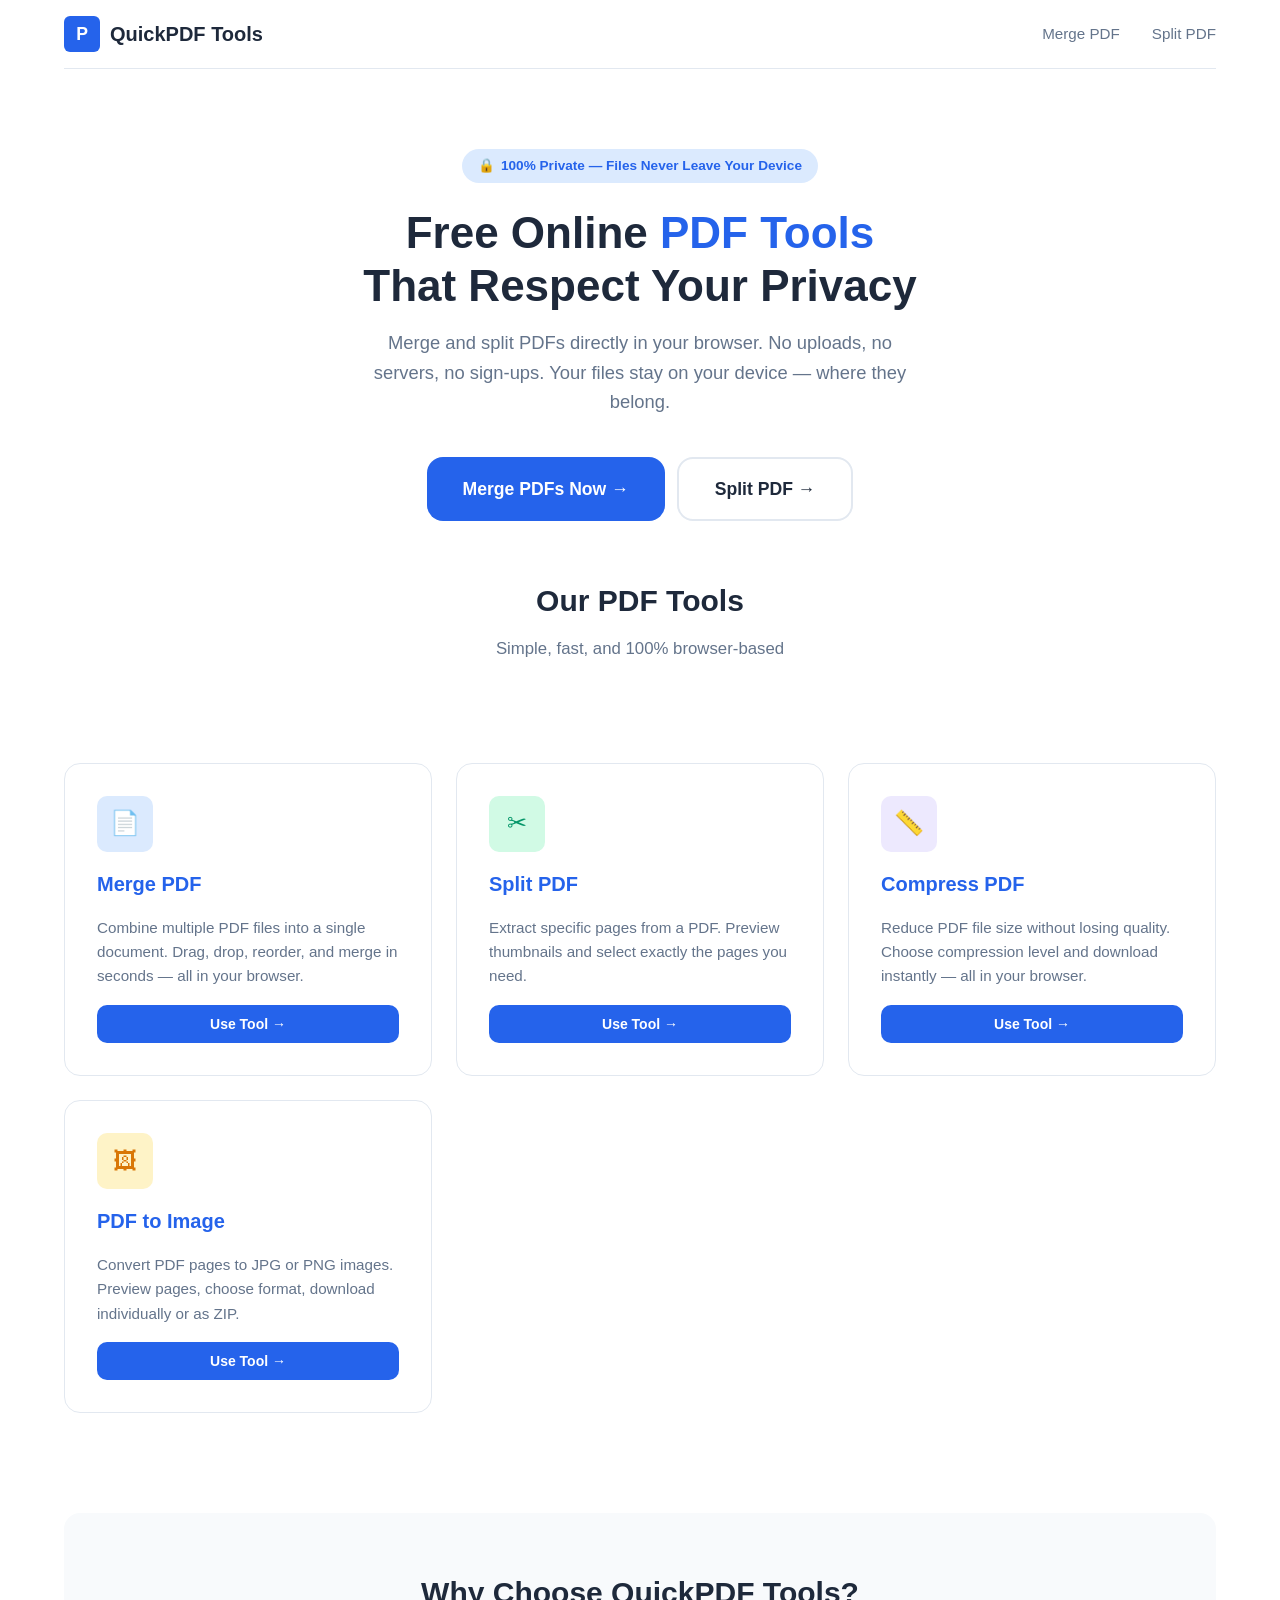
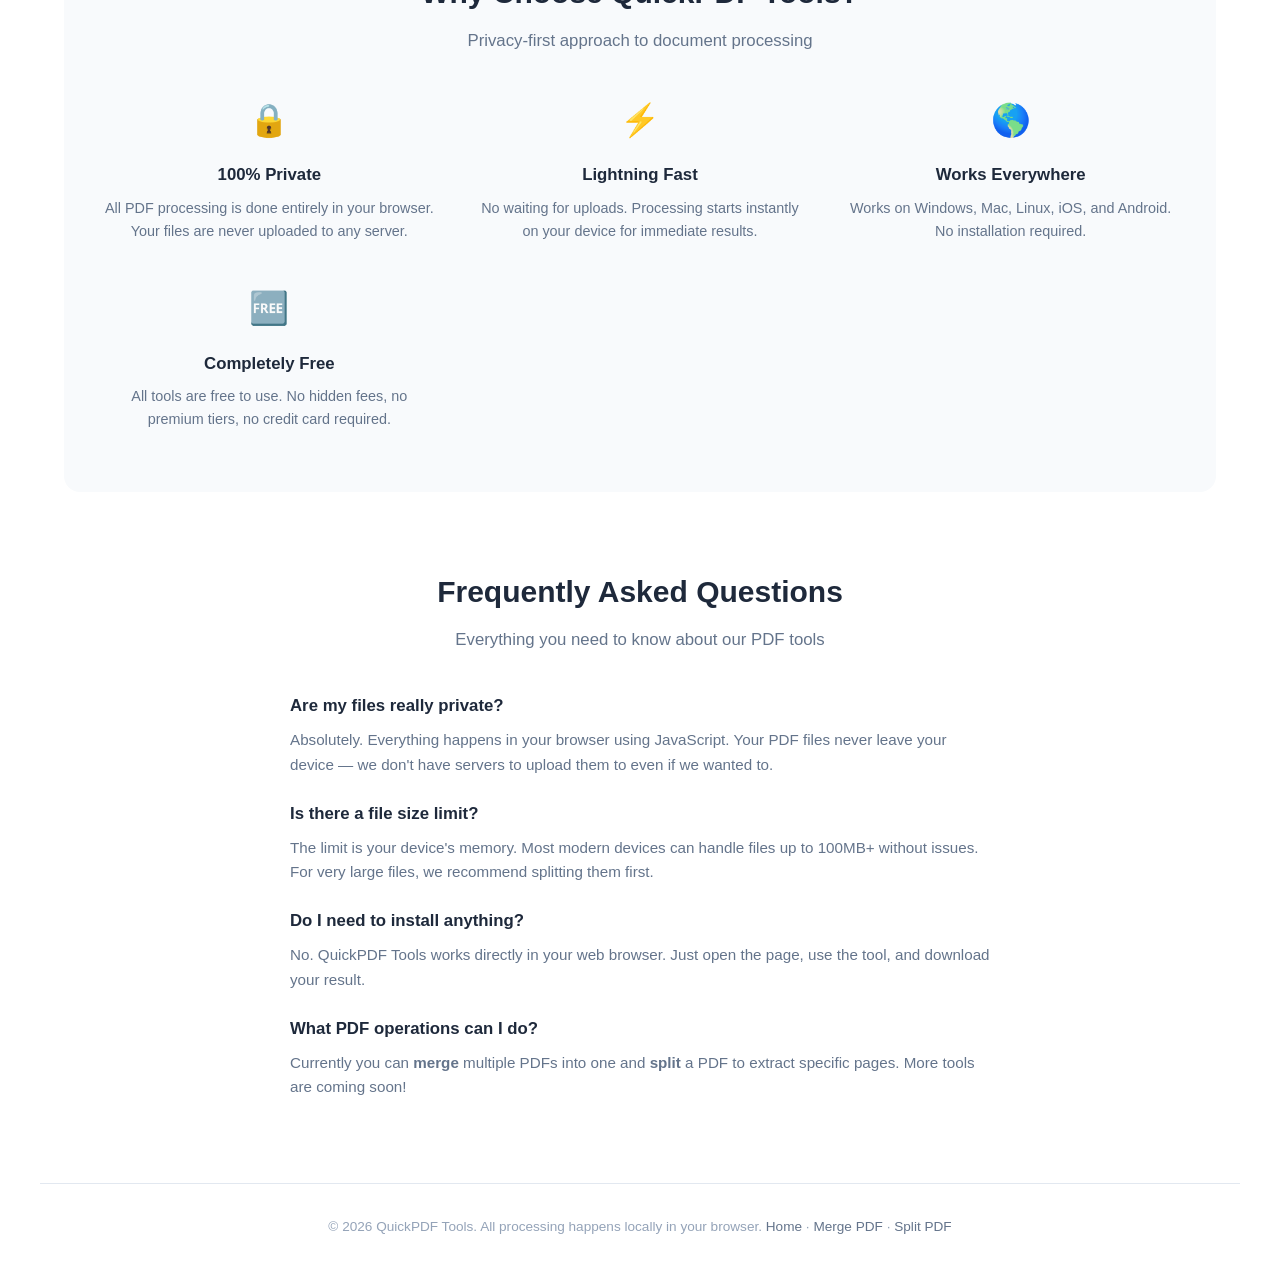
<file: index.html>
<!DOCTYPE html>
<html lang="en">
<head>
  <meta charset="UTF-8">
  <meta name="viewport" content="width=device-width, initial-scale=1.0">
  <title>QuickPDF Tools - Free Online PDF Tools | Merge, Split PDFs Instantly</title>
  <meta name="description" content="Free online PDF tools that work entirely in your browser. Merge PDFs, split PDFs — no uploads, no servers, your files stay private. Fast, secure, and free.">
  <meta name="keywords" content="merge pdf, split pdf, pdf tools, free pdf merger, combine pdf, pdf combiner, online pdf tool">
  <meta name="robots" content="index, follow">
  <link rel="canonical" href="https://quickpdftools.com/">
  <meta property="og:title" content="QuickPDF Tools - Free Online PDF Tools">
  <meta property="og:description" content="Merge and split PDFs directly in your browser. No uploads, 100% private.">
  <meta property="og:type" content="website">
  <meta property="og:url" content="https://quickpdftools.com/">
  <meta name="msvalidate.01" content="360FD516BB12C65CBF7862371DF700DF">
  <link rel="icon" type="image/svg+xml" href="data:image/svg+xml,%3Csvg xmlns='http://www.w3.org/2000/svg' viewBox='0 0 100 100'%3E%3Crect width='100' height='100' rx='20' fill='%232563EB'/%3E%3Ctext x='50' y='68' font-size='55' text-anchor='middle' fill='white' font-family='Arial' font-weight='bold'%3EP%3C/text%3E%3C/svg%3E">
  <link rel="stylesheet" href="css/style.css">
</head>
<body>
  <!-- Header -->
  <header class="container">
    <nav class="nav">
      <a href="/" class="nav-logo">
        <div class="logo-icon">P</div>
        QuickPDF Tools
      </a>
      <ul class="nav-links">
        <li><a href="merge.html">Merge PDF</a></li>
        <li><a href="split.html">Split PDF</a></li>
      </ul>
    </nav>
  </header>

  <!-- Hero -->
  <section class="hero container">
    <div class="hero-badge">
      <span>&#128274;</span> 100% Private — Files Never Leave Your Device
    </div>
    <h1>Free Online <span>PDF Tools</span><br>That Respect Your Privacy</h1>
    <p>Merge and split PDFs directly in your browser. No uploads, no servers, no sign-ups. Your files stay on your device — where they belong.</p>
    <div style="display:flex;gap:12px;justify-content:center;flex-wrap:wrap;">
      <a href="merge.html" class="btn btn-primary btn-lg">Merge PDFs Now &#8594;</a>
      <a href="split.html" class="btn btn-secondary btn-lg">Split PDF &#8594;</a>
    </div>
  </section>

  <!-- Tools -->
  <section class="container">
    <h2 class="section-title">Our PDF Tools</h2>
    <p class="section-subtitle">Simple, fast, and 100% browser-based</p>
    <div class="tools-grid">
      <a href="merge.html" class="tool-card">
        <div class="tool-card-icon blue">&#128196;</div>
        <h3>Merge PDF</h3>
        <p>Combine multiple PDF files into a single document. Drag, drop, reorder, and merge in seconds — all in your browser.</p>
        <span class="btn btn-primary btn-sm">Use Tool &#8594;</span>
      </a>
      <a href="split.html" class="tool-card">
        <div class="tool-card-icon green">&#9986;</div>
        <h3>Split PDF</h3>
        <p>Extract specific pages from a PDF. Preview thumbnails and select exactly the pages you need.</p>
        <span class="btn btn-primary btn-sm">Use Tool &#8594;</span>
      </a>
      <a href="compress.html" class="tool-card">
        <div class="tool-card-icon purple">&#128207;</div>
        <h3>Compress PDF</h3>
        <p>Reduce PDF file size without losing quality. Choose compression level and download instantly — all in your browser.</p>
        <span class="btn btn-primary btn-sm">Use Tool &#8594;</span>
      </a>
      <a href="pdf-to-image.html" class="tool-card">
        <div class="tool-card-icon orange">&#128444;</div>
        <h3>PDF to Image</h3>
        <p>Convert PDF pages to JPG or PNG images. Preview pages, choose format, download individually or as ZIP.</p>
        <span class="btn btn-primary btn-sm">Use Tool &#8594;</span>
      </a>
    </div>
  </section>

  <!-- Features -->
  <section class="container">
    <div class="features">
      <h2 class="section-title">Why Choose QuickPDF Tools?</h2>
      <p class="section-subtitle">Privacy-first approach to document processing</p>
      <div class="features-grid">
        <div class="feature-item">
          <span class="feature-icon">&#128274;</span>
          <h3>100% Private</h3>
          <p>All PDF processing is done entirely in your browser. Your files are never uploaded to any server.</p>
        </div>
        <div class="feature-item">
          <span class="feature-icon">&#9889;</span>
          <h3>Lightning Fast</h3>
          <p>No waiting for uploads. Processing starts instantly on your device for immediate results.</p>
        </div>
        <div class="feature-item">
          <span class="feature-icon">&#127758;</span>
          <h3>Works Everywhere</h3>
          <p>Works on Windows, Mac, Linux, iOS, and Android. No installation required.</p>
        </div>
        <div class="feature-item">
          <span class="feature-icon">&#127379;</span>
          <h3>Completely Free</h3>
          <p>All tools are free to use. No hidden fees, no premium tiers, no credit card required.</p>
        </div>
      </div>
    </div>
  </section>

  <!-- FAQ -->
  <section class="container" style="padding:40px 0 60px;">
    <h2 class="section-title">Frequently Asked Questions</h2>
    <p class="section-subtitle">Everything you need to know about our PDF tools</p>
    <div style="max-width:700px;margin:0 auto;">
      <div style="margin-bottom:24px;">
        <h3 style="font-size:1.05rem;margin-bottom:8px;">Are my files really private?</h3>
        <p style="font-size:0.95rem;">Absolutely. Everything happens in your browser using JavaScript. Your PDF files never leave your device — we don't have servers to upload them to even if we wanted to.</p>
      </div>
      <div style="margin-bottom:24px;">
        <h3 style="font-size:1.05rem;margin-bottom:8px;">Is there a file size limit?</h3>
        <p style="font-size:0.95rem;">The limit is your device's memory. Most modern devices can handle files up to 100MB+ without issues. For very large files, we recommend splitting them first.</p>
      </div>
      <div style="margin-bottom:24px;">
        <h3 style="font-size:1.05rem;margin-bottom:8px;">Do I need to install anything?</h3>
        <p style="font-size:0.95rem;">No. QuickPDF Tools works directly in your web browser. Just open the page, use the tool, and download your result.</p>
      </div>
      <div style="margin-bottom:24px;">
        <h3 style="font-size:1.05rem;margin-bottom:8px;">What PDF operations can I do?</h3>
        <p style="font-size:0.95rem;">Currently you can <strong>merge</strong> multiple PDFs into one and <strong>split</strong> a PDF to extract specific pages. More tools are coming soon!</p>
      </div>
    </div>
  </section>

  <!-- Footer -->
  <footer class="footer container">
    <p>&copy; 2026 QuickPDF Tools. All processing happens locally in your browser. <a href="/">Home</a> &middot; <a href="merge.html">Merge PDF</a> &middot; <a href="split.html">Split PDF</a></p>
  </footer>
</body>
</html>
</file>
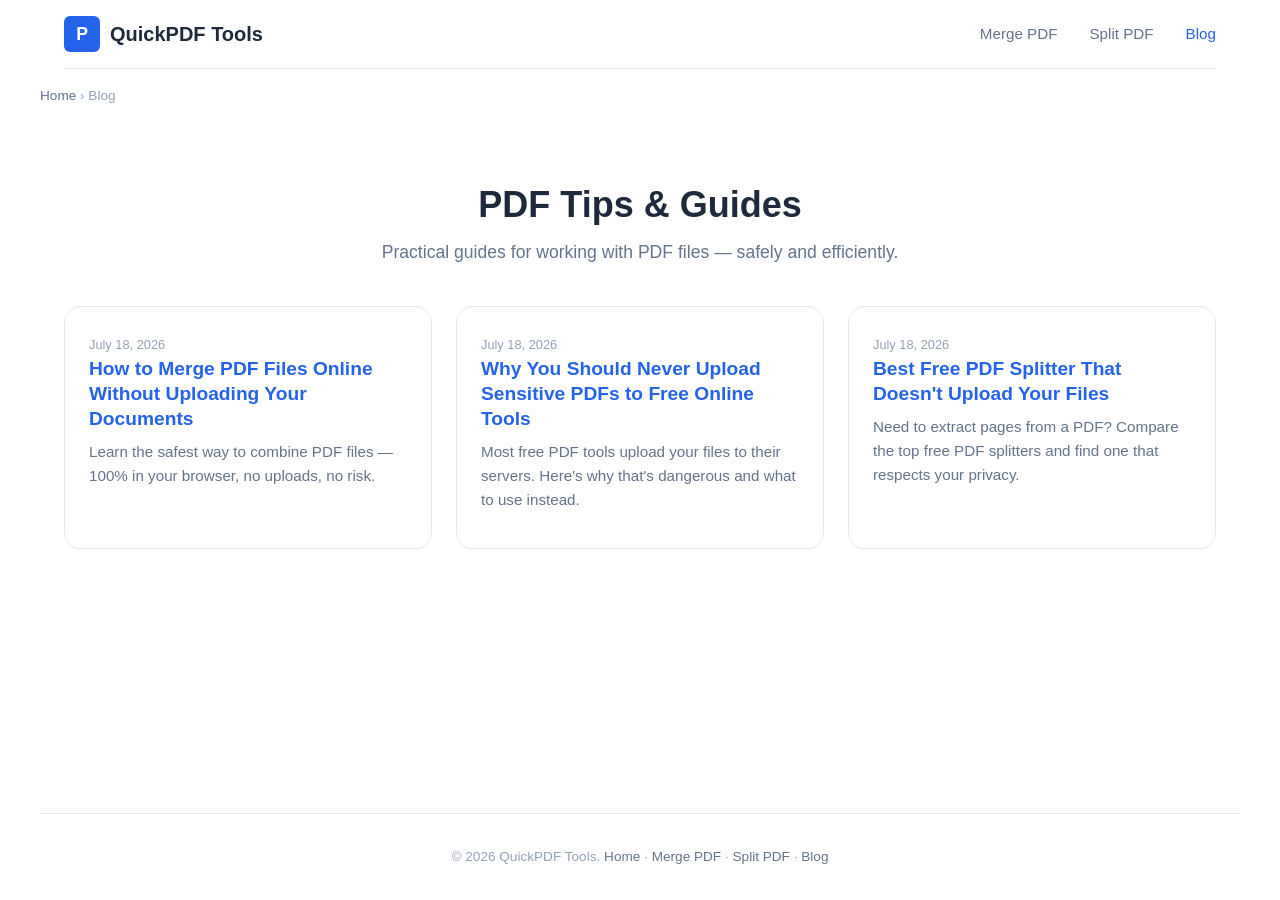
<file: blog/index.html>
<!DOCTYPE html>
<html lang="en">
<head>
  <meta charset="UTF-8">
  <meta name="viewport" content="width=device-width, initial-scale=1.0">
  <title>Blog - PDF Tips & Tricks | QuickPDF Tools</title>
  <meta name="description" content="Learn how to merge, split, and manage PDF files safely. Tips, tricks, and guides for working with PDF documents without compromising your privacy.">
  <meta name="keywords" content="pdf tutorials, pdf guide, how to merge pdf, split pdf guide, pdf tips, online pdf tools">
  <meta name="robots" content="index, follow">
  <link rel="canonical" href="https://pdftools-site-syom.vercel.app/blog/">
  <link rel="icon" type="image/svg+xml" href="data:image/svg+xml,%3Csvg xmlns='http://www.w3.org/2000/svg' viewBox='0 0 100 100'%3E%3Crect width='100' height='100' rx='20' fill='%232563EB'/%3E%3Ctext x='50' y='68' font-size='55' text-anchor='middle' fill='white' font-family='Arial' font-weight='bold'%3EP%3C/text%3E%3C/svg%3E">
  <link rel="stylesheet" href="../css/style.css">
  <style>
    .blog-hero { text-align: center; padding: 60px 0 40px; }
    .blog-hero h1 { font-size: 2.25rem; margin-bottom: 12px; }
    .blog-grid { display: grid; grid-template-columns: repeat(auto-fit, minmax(340px, 1fr)); gap: 24px; padding: 0 0 60px; }
    .blog-card { border: 1px solid var(--color-border); border-radius: var(--radius-lg); overflow: hidden; transition: all 0.3s; }
    .blog-card:hover { border-color: var(--color-border-focus); box-shadow: var(--shadow-lg); transform: translateY(-2px); }
    .blog-card-body { padding: 24px; }
    .blog-card-body h2 { font-size: 1.2rem; margin-bottom: 8px; }
    .blog-card-body p { font-size: 0.95rem; margin-bottom: 12px; }
    .blog-card-body .date { font-size: 0.8rem; color: var(--color-text-muted); }
    .blog-card-body a { color: var(--color-primary); font-weight: 600; }
    .blog-content { max-width: 760px; margin: 0 auto; padding: 20px 0 60px; font-size: 1.05rem; line-height: 1.8; }
    .blog-content h2 { margin: 32px 0 12px; font-size: 1.5rem; }
    .blog-content h3 { margin: 24px 0 8px; }
    .blog-content p { margin-bottom: 16px; color: var(--color-text); }
    .blog-content ul { margin-bottom: 16px; padding-left: 24px; }
    .blog-content li { margin-bottom: 6px; }
    .blog-content .highlight { background: var(--color-primary-light); padding: 2px 8px; border-radius: 4px; font-weight: 600; }
    .cta-box { background: var(--color-primary-light); border: 1px solid var(--color-border-focus); border-radius: var(--radius-md); padding: 24px; text-align: center; margin: 32px 0; }
    .cta-box h3 { color: var(--color-primary); margin-bottom: 8px; }
  </style>
</head>
<body>
  <header class="container">
    <nav class="nav">
      <a href="../index.html" class="nav-logo">
        <div class="logo-icon">P</div>QuickPDF Tools
      </a>
      <ul class="nav-links">
        <li><a href="../merge.html">Merge PDF</a></li>
        <li><a href="../split.html">Split PDF</a></li>
        <li><a href="index.html" style="color:#2563EB;">Blog</a></li>
      </ul>
    </nav>
  </header>

  <div class="breadcrumb container">
    <a href="../index.html">Home</a> &rsaquo; Blog
  </div>

  <section class="container">
    <div class="blog-hero">
      <h1>PDF Tips & Guides</h1>
      <p style="font-size:1.1rem;">Practical guides for working with PDF files — safely and efficiently.</p>
    </div>

    <div class="blog-grid">
      <div class="blog-card">
        <div class="blog-card-body">
          <span class="date">July 18, 2026</span>
          <h2><a href="how-to-merge-pdf.html">How to Merge PDF Files Online Without Uploading Your Documents</a></h2>
          <p>Learn the safest way to combine PDF files — 100% in your browser, no uploads, no risk.</p>
        </div>
      </div>
      <div class="blog-card">
        <div class="blog-card-body">
          <span class="date">July 18, 2026</span>
          <h2><a href="why-upload-pdf-is-unsafe.html">Why You Should Never Upload Sensitive PDFs to Free Online Tools</a></h2>
          <p>Most free PDF tools upload your files to their servers. Here's why that's dangerous and what to use instead.</p>
        </div>
      </div>
      <div class="blog-card">
        <div class="blog-card-body">
          <span class="date">July 18, 2026</span>
          <h2><a href="best-pdf-splitter-tool.html">Best Free PDF Splitter That Doesn't Upload Your Files</a></h2>
          <p>Need to extract pages from a PDF? Compare the top free PDF splitters and find one that respects your privacy.</p>
        </div>
      </div>
    </div>
  </section>

  <footer class="footer container">
    <p>&copy; 2026 QuickPDF Tools. <a href="../index.html">Home</a> &middot; <a href="../merge.html">Merge PDF</a> &middot; <a href="../split.html">Split PDF</a> &middot; <a href="index.html">Blog</a></p>
  </footer>
</body>
</html>
</file>
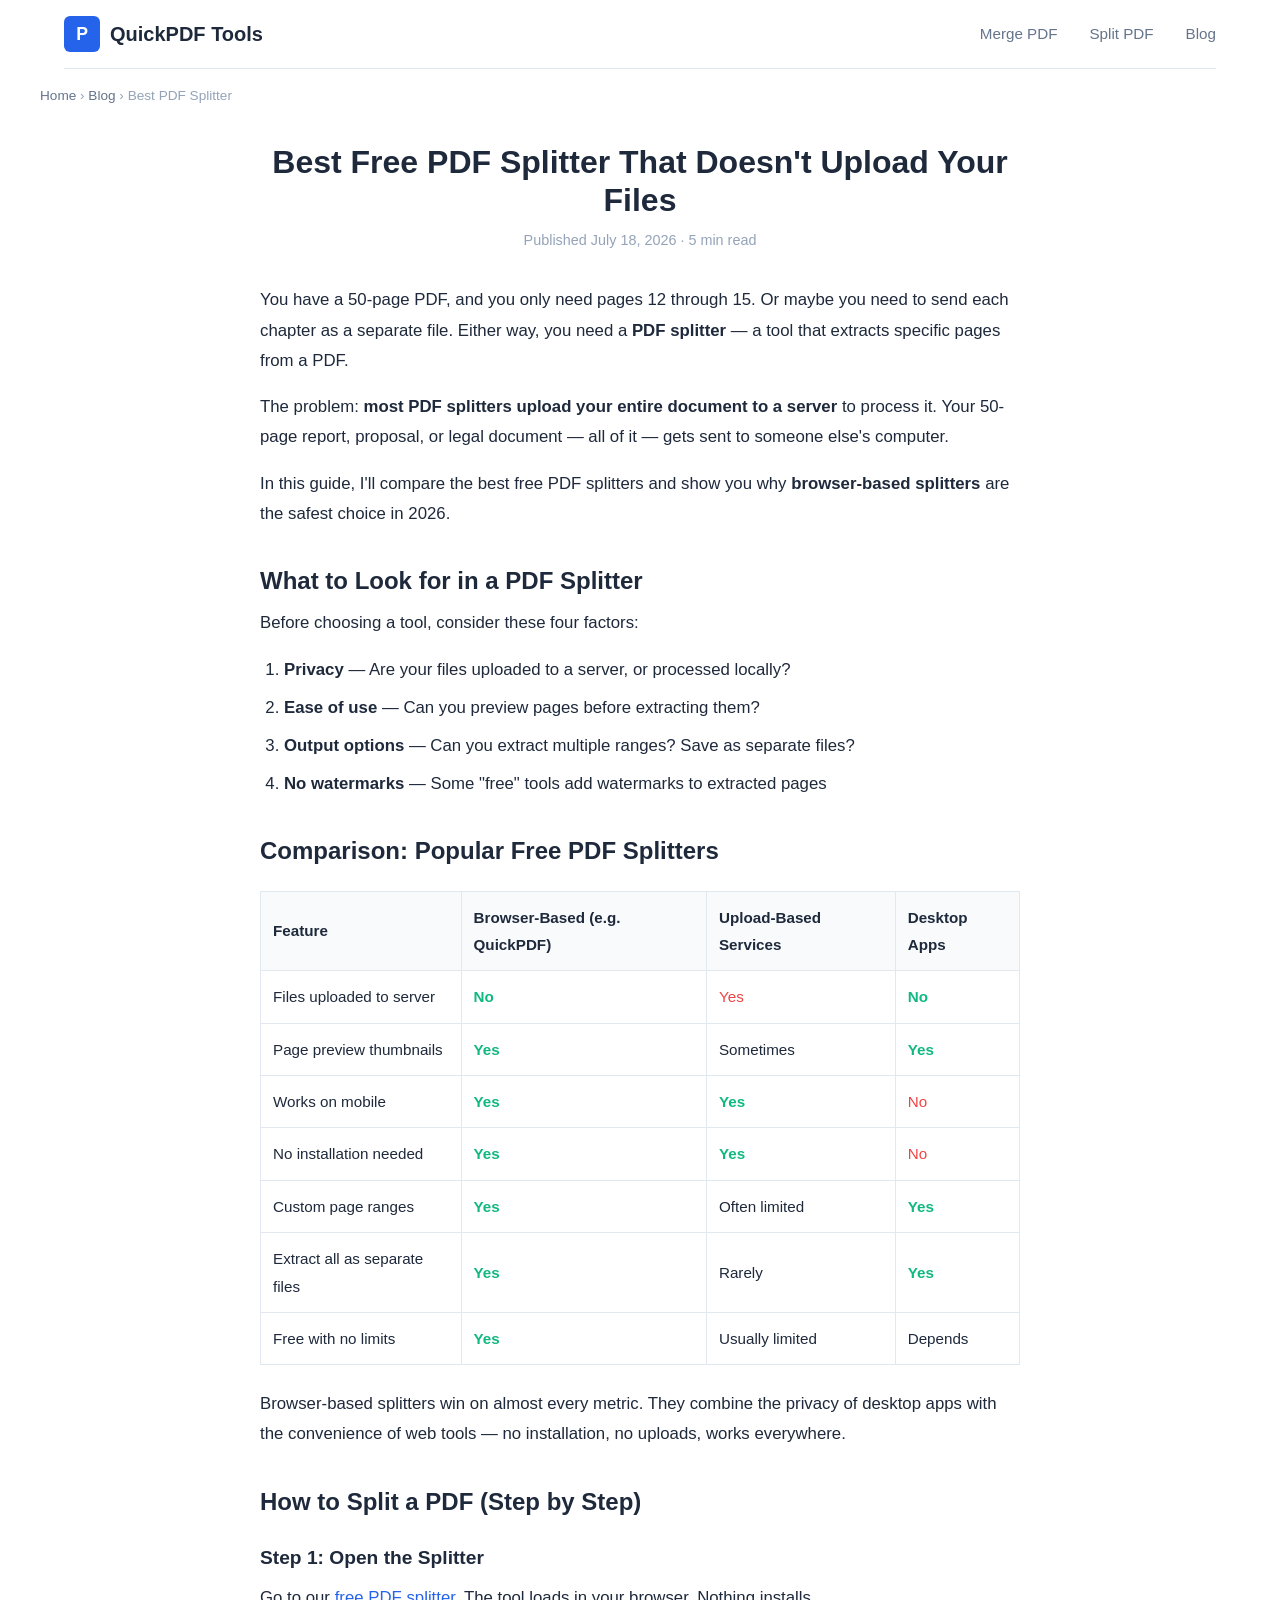
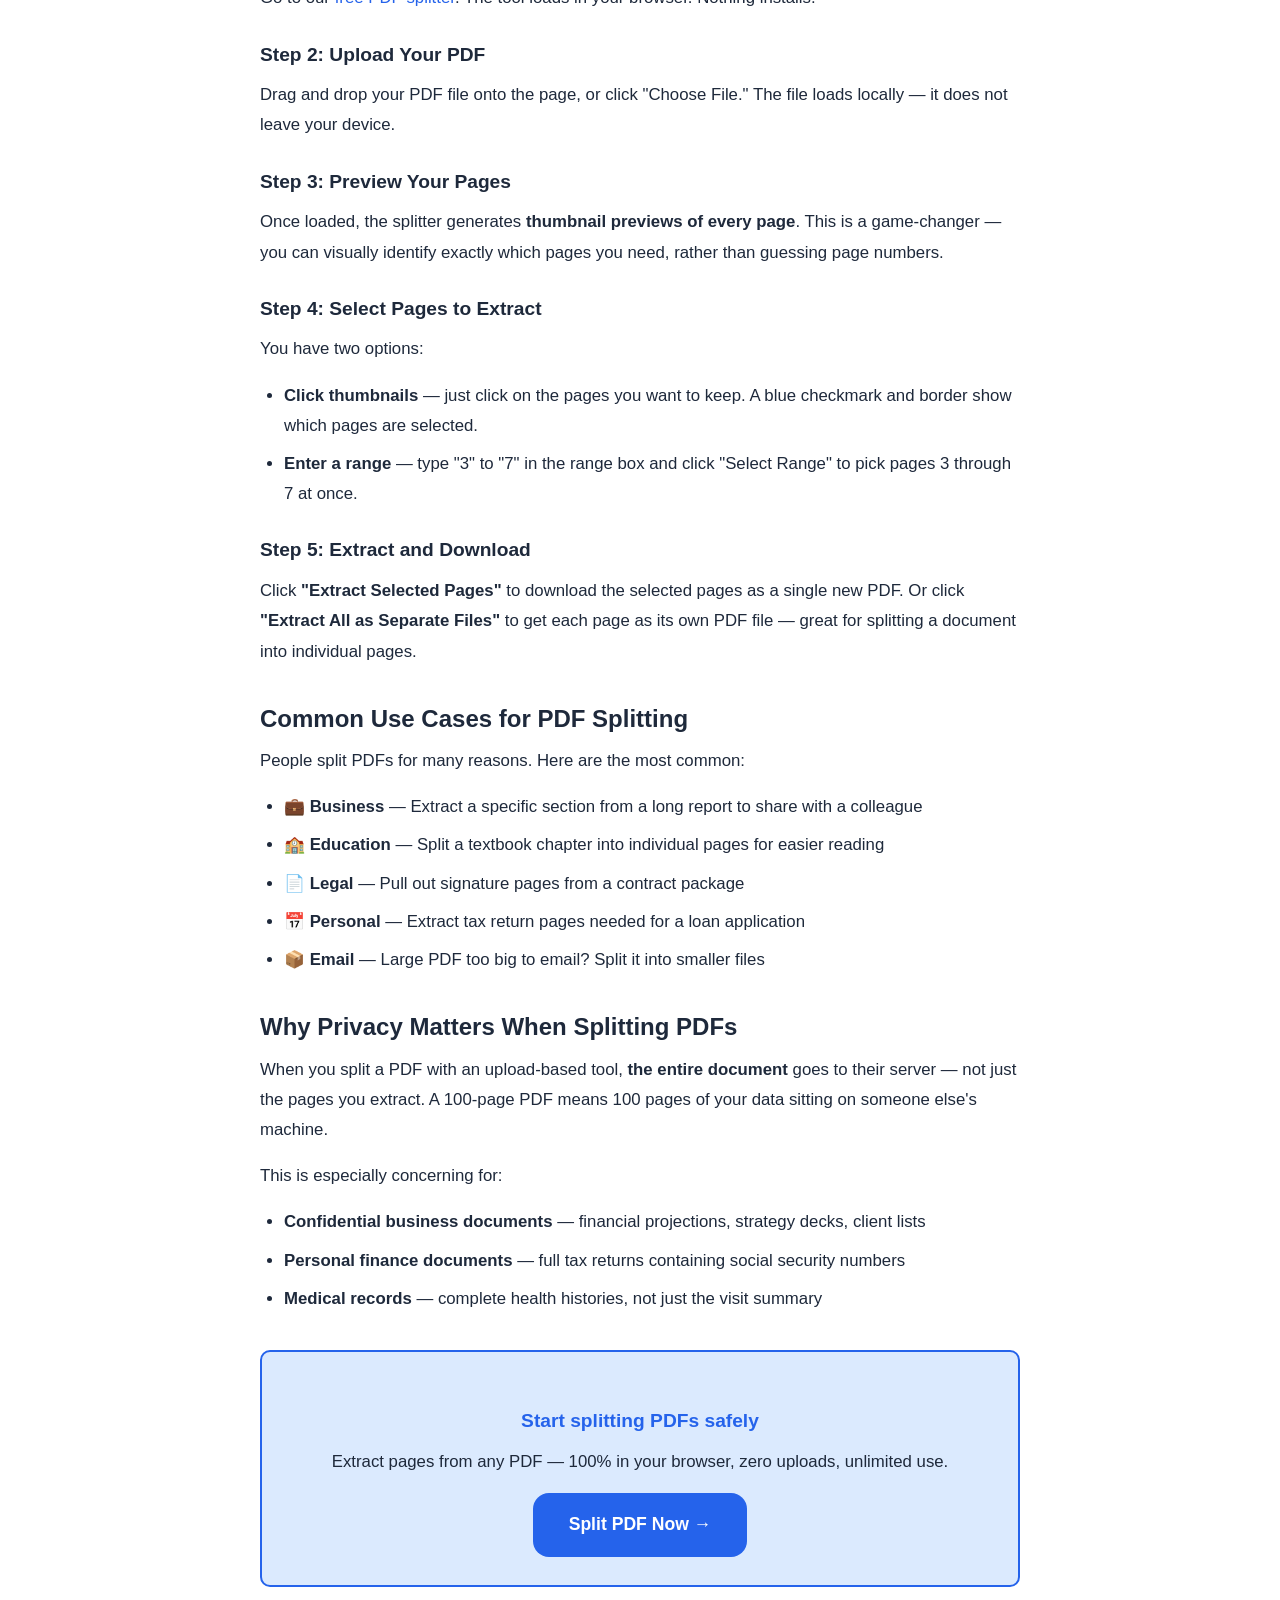
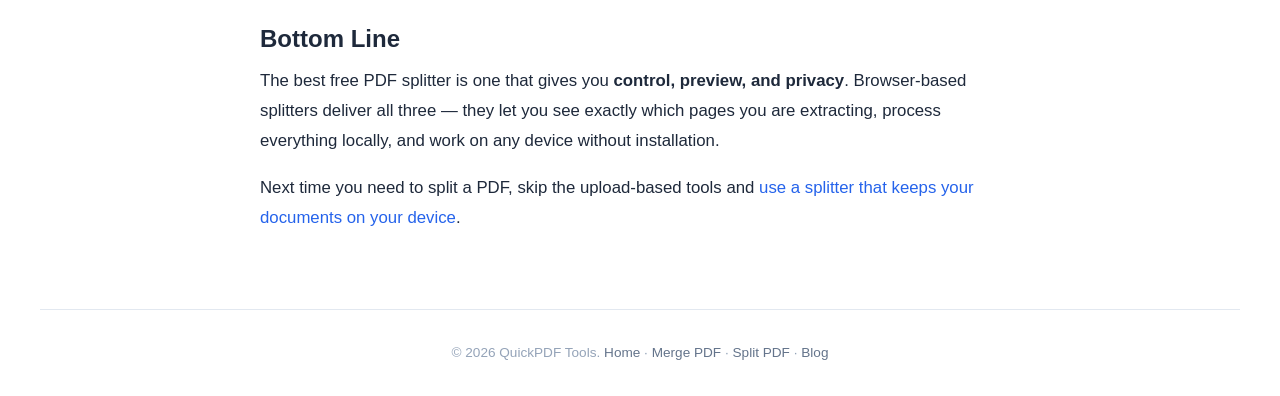
<file: blog/best-pdf-splitter-tool.html>
<!DOCTYPE html>
<html lang="en">
<head>
  <meta charset="UTF-8">
  <meta name="viewport" content="width=device-width, initial-scale=1.0">
  <title>Best Free PDF Splitter That Doesn't Upload Your Files - 2026 Guide</title>
  <meta name="description" content="Looking for a free PDF splitter that respects your privacy? Compare the best tools, learn why browser-based splitters are safer, and extract pages from PDFs without uploading files.">
  <meta name="keywords" content="free pdf splitter, split pdf online, extract pages from pdf, pdf splitter no upload, best pdf split tool, split pdf free no watermark">
  <meta name="robots" content="index, follow">
  <link rel="canonical" href="https://pdftools-site-syom.vercel.app/blog/best-pdf-splitter-tool.html">
  <link rel="icon" type="image/svg+xml" href="data:image/svg+xml,%3Csvg xmlns='http://www.w3.org/2000/svg' viewBox='0 0 100 100'%3E%3Crect width='100' height='100' rx='20' fill='%232563EB'/%3E%3Ctext x='50' y='68' font-size='55' text-anchor='middle' fill='white' font-family='Arial' font-weight='bold'%3EP%3C/text%3E%3C/svg%3E">
  <link rel="stylesheet" href="../css/style.css">
  <style>
    .blog-content { max-width: 760px; margin: 0 auto; padding: 20px 0 60px; font-size: 1.05rem; line-height: 1.8; }
    .blog-content h2 { margin: 36px 0 12px; font-size: 1.5rem; }
    .blog-content h3 { margin: 24px 0 8px; font-size: 1.2rem; }
    .blog-content p { margin-bottom: 16px; color: var(--color-text); }
    .blog-content ul, .blog-content ol { margin-bottom: 16px; padding-left: 24px; }
    .blog-content li { margin-bottom: 8px; }
    .cta-box { background: var(--color-primary-light); border: 2px solid var(--color-primary); border-radius: var(--radius-md); padding: 28px; text-align: center; margin: 36px 0; }
    .cta-box h3 { color: var(--color-primary); margin-bottom: 8px; }
    .cta-box p { margin-bottom: 16px; }
    .post-meta { color: var(--color-text-muted); font-size: 0.9rem; margin-bottom: 32px; text-align: center; }
    table { width: 100%; border-collapse: collapse; margin: 24px 0; }
    th, td { border: 1px solid var(--color-border); padding: 12px; text-align: left; font-size: 0.95rem; }
    th { background: var(--color-bg-secondary); font-weight: 600; }
    .check { color: #10B981; font-weight: 700; }
    .cross { color: #EF4444; }
    .breadcrumb { padding: 16px 0; font-size: 0.85rem; color: var(--color-text-muted); }
    .breadcrumb a { color: var(--color-text-secondary); }
  </style>
</head>
<body>
  <header class="container">
    <nav class="nav">
      <a href="../index.html" class="nav-logo"><div class="logo-icon">P</div>QuickPDF Tools</a>
      <ul class="nav-links">
        <li><a href="../merge.html">Merge PDF</a></li>
        <li><a href="../split.html">Split PDF</a></li>
        <li><a href="index.html">Blog</a></li>
      </ul>
    </nav>
  </header>

  <div class="breadcrumb container">
    <a href="../index.html">Home</a> &rsaquo; <a href="index.html">Blog</a> &rsaquo; Best PDF Splitter
  </div>

  <article class="container">
    <div class="blog-content">
      <h1 style="font-size:2rem;text-align:center;margin-bottom:8px;">Best Free PDF Splitter That Doesn't Upload Your Files</h1>
      <div class="post-meta">Published July 18, 2026 &middot; 5 min read</div>

      <p>You have a 50-page PDF, and you only need pages 12 through 15. Or maybe you need to send each chapter as a separate file. Either way, you need a <strong>PDF splitter</strong> — a tool that extracts specific pages from a PDF.</p>

      <p>The problem: <strong>most PDF splitters upload your entire document to a server</strong> to process it. Your 50-page report, proposal, or legal document — all of it — gets sent to someone else's computer.</p>

      <p>In this guide, I'll compare the best free PDF splitters and show you why <strong>browser-based splitters</strong> are the safest choice in 2026.</p>

      <h2>What to Look for in a PDF Splitter</h2>

      <p>Before choosing a tool, consider these four factors:</p>

      <ol>
        <li><strong>Privacy</strong> — Are your files uploaded to a server, or processed locally?</li>
        <li><strong>Ease of use</strong> — Can you preview pages before extracting them?</li>
        <li><strong>Output options</strong> — Can you extract multiple ranges? Save as separate files?</li>
        <li><strong>No watermarks</strong> — Some "free" tools add watermarks to extracted pages</li>
      </ol>

      <h2>Comparison: Popular Free PDF Splitters</h2>

      <table>
        <thead>
          <tr>
            <th>Feature</th>
            <th>Browser-Based (e.g. QuickPDF)</th>
            <th>Upload-Based Services</th>
            <th>Desktop Apps</th>
          </tr>
        </thead>
        <tbody>
          <tr>
            <td>Files uploaded to server</td>
            <td><span class="check">No</span></td>
            <td><span class="cross">Yes</span></td>
            <td><span class="check">No</span></td>
          </tr>
          <tr>
            <td>Page preview thumbnails</td>
            <td><span class="check">Yes</span></td>
            <td>Sometimes</td>
            <td><span class="check">Yes</span></td>
          </tr>
          <tr>
            <td>Works on mobile</td>
            <td><span class="check">Yes</span></td>
            <td><span class="check">Yes</span></td>
            <td><span class="cross">No</span></td>
          </tr>
          <tr>
            <td>No installation needed</td>
            <td><span class="check">Yes</span></td>
            <td><span class="check">Yes</span></td>
            <td><span class="cross">No</span></td>
          </tr>
          <tr>
            <td>Custom page ranges</td>
            <td><span class="check">Yes</span></td>
            <td>Often limited</td>
            <td><span class="check">Yes</span></td>
          </tr>
          <tr>
            <td>Extract all as separate files</td>
            <td><span class="check">Yes</span></td>
            <td>Rarely</td>
            <td><span class="check">Yes</span></td>
          </tr>
          <tr>
            <td>Free with no limits</td>
            <td><span class="check">Yes</span></td>
            <td>Usually limited</td>
            <td>Depends</td>
          </tr>
        </tbody>
      </table>

      <p>Browser-based splitters win on almost every metric. They combine the privacy of desktop apps with the convenience of web tools — no installation, no uploads, works everywhere.</p>

      <h2>How to Split a PDF (Step by Step)</h2>

      <h3>Step 1: Open the Splitter</h3>
      <p>Go to our <a href="../split.html">free PDF splitter</a>. The tool loads in your browser. Nothing installs.</p>

      <h3>Step 2: Upload Your PDF</h3>
      <p>Drag and drop your PDF file onto the page, or click "Choose File." The file loads locally — it does not leave your device.</p>

      <h3>Step 3: Preview Your Pages</h3>
      <p>Once loaded, the splitter generates <strong>thumbnail previews of every page</strong>. This is a game-changer — you can visually identify exactly which pages you need, rather than guessing page numbers.</p>

      <h3>Step 4: Select Pages to Extract</h3>
      <p>You have two options:</p>
      <ul>
        <li><strong>Click thumbnails</strong> — just click on the pages you want to keep. A blue checkmark and border show which pages are selected.</li>
        <li><strong>Enter a range</strong> — type "3" to "7" in the range box and click "Select Range" to pick pages 3 through 7 at once.</li>
      </ul>

      <h3>Step 5: Extract and Download</h3>
      <p>Click <strong>"Extract Selected Pages"</strong> to download the selected pages as a single new PDF. Or click <strong>"Extract All as Separate Files"</strong> to get each page as its own PDF file — great for splitting a document into individual pages.</p>

      <h2>Common Use Cases for PDF Splitting</h2>

      <p>People split PDFs for many reasons. Here are the most common:</p>

      <ul>
        <li><strong>&#128188; Business</strong> — Extract a specific section from a long report to share with a colleague</li>
        <li><strong>&#127979; Education</strong> — Split a textbook chapter into individual pages for easier reading</li>
        <li><strong>&#128196; Legal</strong> — Pull out signature pages from a contract package</li>
        <li><strong>&#128197; Personal</strong> — Extract tax return pages needed for a loan application</li>
        <li><strong>&#128230; Email</strong> — Large PDF too big to email? Split it into smaller files</li>
      </ul>

      <h2>Why Privacy Matters When Splitting PDFs</h2>

      <p>When you split a PDF with an upload-based tool, <strong>the entire document</strong> goes to their server — not just the pages you extract. A 100-page PDF means 100 pages of your data sitting on someone else's machine.</p>

      <p>This is especially concerning for:</p>
      <ul>
        <li><strong>Confidential business documents</strong> — financial projections, strategy decks, client lists</li>
        <li><strong>Personal finance documents</strong> — full tax returns containing social security numbers</li>
        <li><strong>Medical records</strong> — complete health histories, not just the visit summary</li>
      </ul>

      <div class="cta-box">
        <h3>Start splitting PDFs safely</h3>
        <p>Extract pages from any PDF — 100% in your browser, zero uploads, unlimited use.</p>
        <a href="../split.html" class="btn btn-primary btn-lg">Split PDF Now &#8594;</a>
      </div>

      <h2>Bottom Line</h2>

      <p>The best free PDF splitter is one that gives you <strong>control, preview, and privacy</strong>. Browser-based splitters deliver all three — they let you see exactly which pages you are extracting, process everything locally, and work on any device without installation.</p>

      <p>Next time you need to split a PDF, skip the upload-based tools and <a href="../split.html">use a splitter that keeps your documents on your device</a>.</p>
    </div>
  </article>

  <footer class="footer container">
    <p>&copy; 2026 QuickPDF Tools. <a href="../index.html">Home</a> &middot; <a href="../merge.html">Merge PDF</a> &middot; <a href="../split.html">Split PDF</a> &middot; <a href="index.html">Blog</a></p>
  </footer>
</body>
</html>
</file>
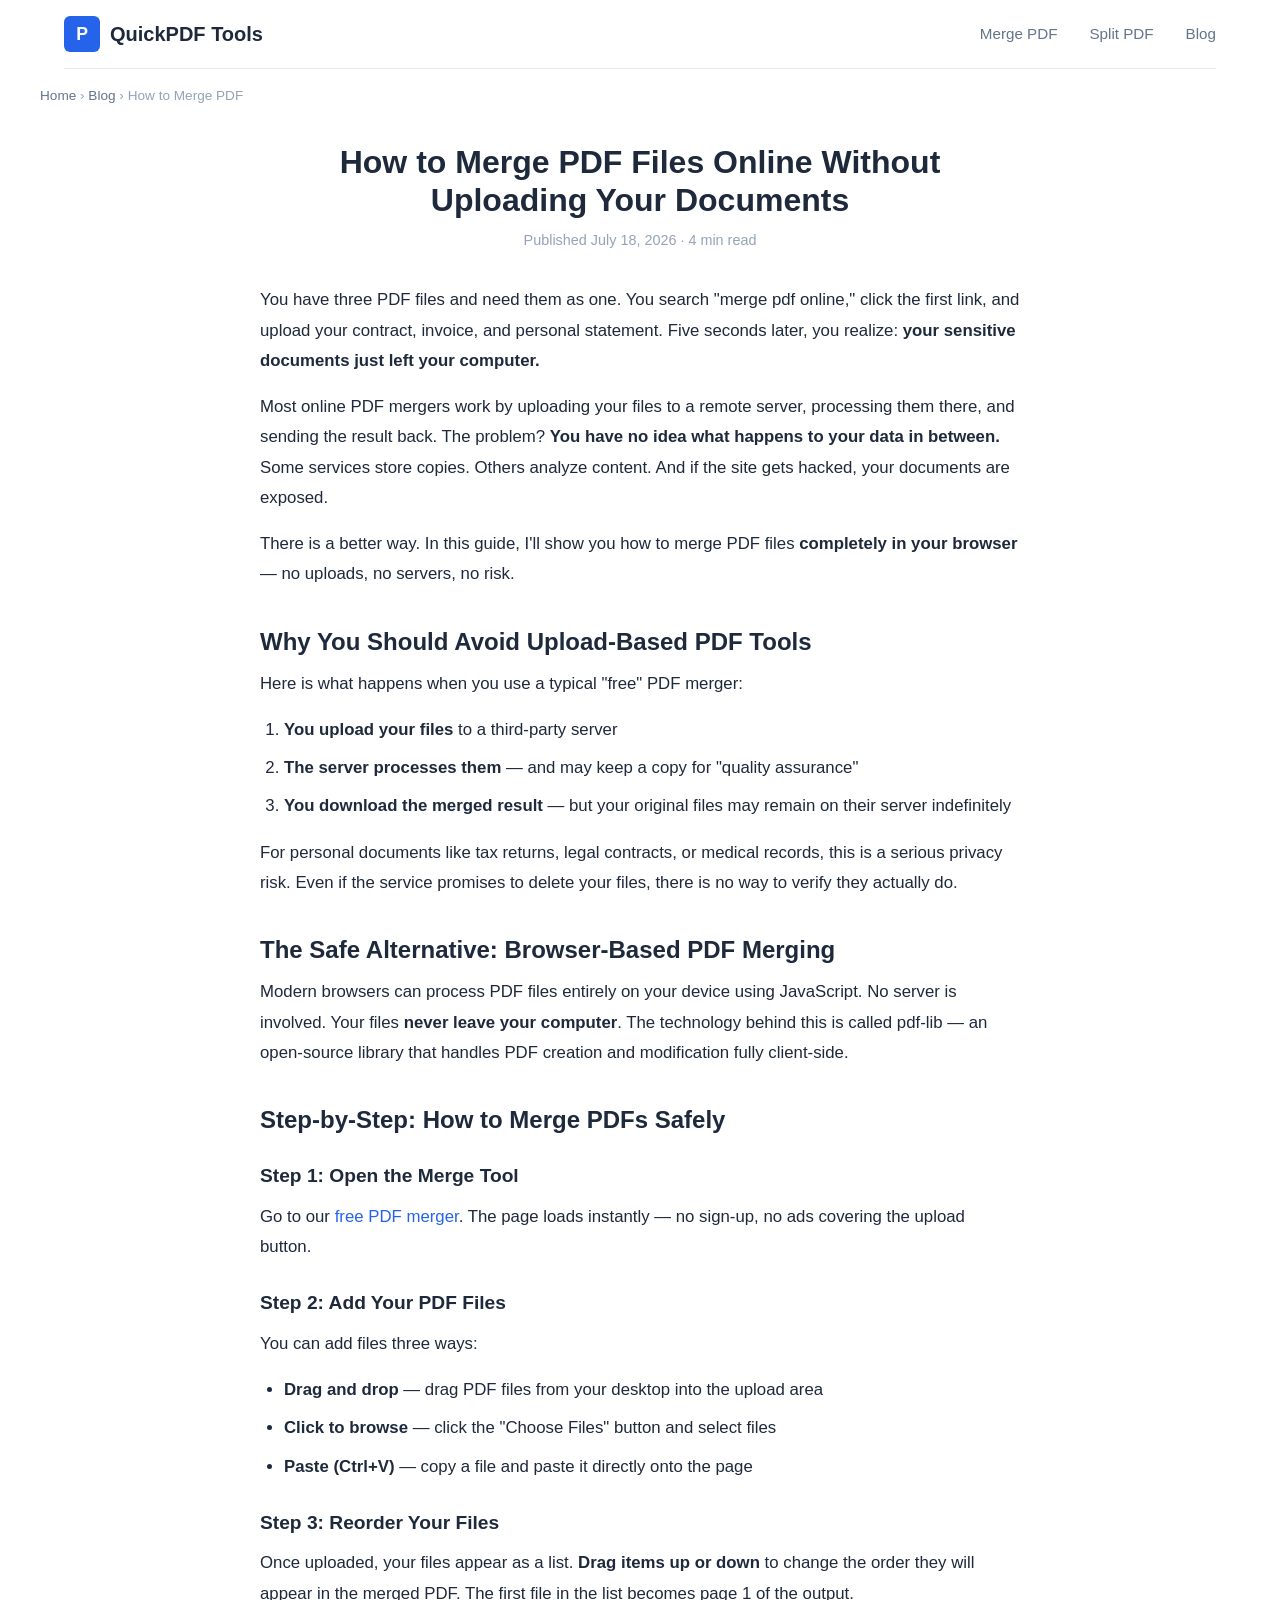
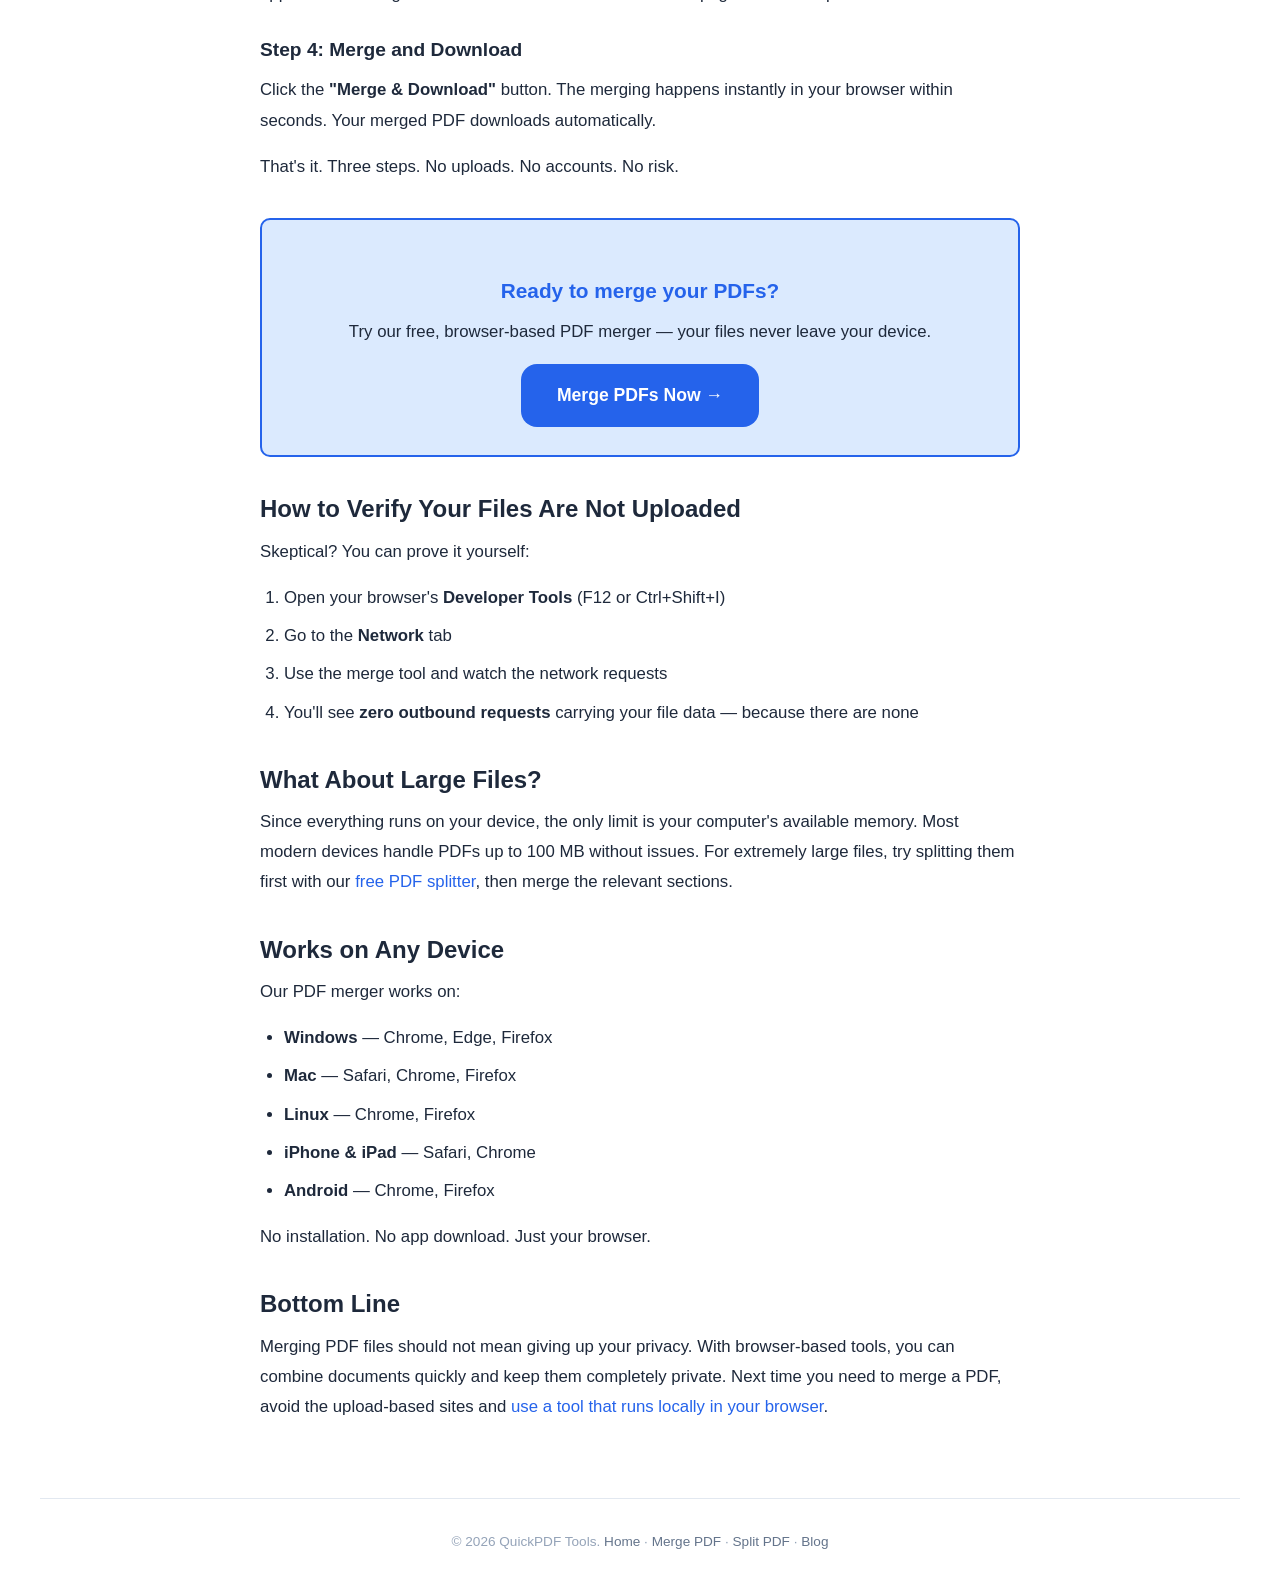
<file: blog/how-to-merge-pdf.html>
<!DOCTYPE html>
<html lang="en">
<head>
  <meta charset="UTF-8">
  <meta name="viewport" content="width=device-width, initial-scale=1.0">
  <title>How to Merge PDF Files Online Without Uploading Your Documents</title>
  <meta name="description" content="Learn how to merge multiple PDF files into one document safely — completely in your browser, without uploading files to any server. Step-by-step guide for Windows, Mac, and mobile.">
  <meta name="keywords" content="how to merge pdf, merge pdf files, combine pdf online, free pdf merger no upload, merge pdf browser, pdf combiner safe">
  <meta name="robots" content="index, follow">
  <link rel="canonical" href="https://pdftools-site-syom.vercel.app/blog/how-to-merge-pdf.html">
  <link rel="icon" type="image/svg+xml" href="data:image/svg+xml,%3Csvg xmlns='http://www.w3.org/2000/svg' viewBox='0 0 100 100'%3E%3Crect width='100' height='100' rx='20' fill='%232563EB'/%3E%3Ctext x='50' y='68' font-size='55' text-anchor='middle' fill='white' font-family='Arial' font-weight='bold'%3EP%3C/text%3E%3C/svg%3E">
  <link rel="stylesheet" href="../css/style.css">
  <style>
    .blog-content { max-width: 760px; margin: 0 auto; padding: 20px 0 60px; font-size: 1.05rem; line-height: 1.8; }
    .blog-content h2 { margin: 36px 0 12px; font-size: 1.5rem; }
    .blog-content h3 { margin: 24px 0 8px; font-size: 1.2rem; }
    .blog-content p { margin-bottom: 16px; color: var(--color-text); }
    .blog-content ul, .blog-content ol { margin-bottom: 16px; padding-left: 24px; }
    .blog-content li { margin-bottom: 8px; }
    .cta-box { background: var(--color-primary-light); border: 2px solid var(--color-primary); border-radius: var(--radius-md); padding: 28px; text-align: center; margin: 36px 0; }
    .cta-box h3 { color: var(--color-primary); margin-bottom: 8px; font-size: 1.3rem; }
    .cta-box p { margin-bottom: 16px; }
    .post-meta { color: var(--color-text-muted); font-size: 0.9rem; margin-bottom: 32px; text-align: center; }
    .breadcrumb { padding: 16px 0; font-size: 0.85rem; color: var(--color-text-muted); }
    .breadcrumb a { color: var(--color-text-secondary); }
  </style>
</head>
<body>
  <header class="container">
    <nav class="nav">
      <a href="../index.html" class="nav-logo"><div class="logo-icon">P</div>QuickPDF Tools</a>
      <ul class="nav-links">
        <li><a href="../merge.html">Merge PDF</a></li>
        <li><a href="../split.html">Split PDF</a></li>
        <li><a href="index.html">Blog</a></li>
      </ul>
    </nav>
  </header>

  <div class="breadcrumb container">
    <a href="../index.html">Home</a> &rsaquo; <a href="index.html">Blog</a> &rsaquo; How to Merge PDF
  </div>

  <article class="container">
    <div class="blog-content">
      <h1 style="font-size:2rem;text-align:center;margin-bottom:8px;">How to Merge PDF Files Online Without Uploading Your Documents</h1>
      <div class="post-meta">Published July 18, 2026 &middot; 4 min read</div>

      <p>You have three PDF files and need them as one. You search "merge pdf online," click the first link, and upload your contract, invoice, and personal statement. Five seconds later, you realize: <strong>your sensitive documents just left your computer.</strong></p>

      <p>Most online PDF mergers work by uploading your files to a remote server, processing them there, and sending the result back. The problem? <strong>You have no idea what happens to your data in between.</strong> Some services store copies. Others analyze content. And if the site gets hacked, your documents are exposed.</p>

      <p>There is a better way. In this guide, I'll show you how to merge PDF files <strong>completely in your browser</strong> — no uploads, no servers, no risk.</p>

      <h2>Why You Should Avoid Upload-Based PDF Tools</h2>

      <p>Here is what happens when you use a typical "free" PDF merger:</p>

      <ol>
        <li><strong>You upload your files</strong> to a third-party server</li>
        <li><strong>The server processes them</strong> — and may keep a copy for "quality assurance"</li>
        <li><strong>You download the merged result</strong> — but your original files may remain on their server indefinitely</li>
      </ol>

      <p>For personal documents like tax returns, legal contracts, or medical records, this is a serious privacy risk. Even if the service promises to delete your files, there is no way to verify they actually do.</p>

      <h2>The Safe Alternative: Browser-Based PDF Merging</h2>

      <p>Modern browsers can process PDF files entirely on your device using JavaScript. No server is involved. Your files <strong>never leave your computer</strong>. The technology behind this is called <span class="highlight">pdf-lib</span> — an open-source library that handles PDF creation and modification fully client-side.</p>

      <h2>Step-by-Step: How to Merge PDFs Safely</h2>

      <h3>Step 1: Open the Merge Tool</h3>
      <p>Go to our <a href="../merge.html">free PDF merger</a>. The page loads instantly — no sign-up, no ads covering the upload button.</p>

      <h3>Step 2: Add Your PDF Files</h3>
      <p>You can add files three ways:</p>
      <ul>
        <li><strong>Drag and drop</strong> — drag PDF files from your desktop into the upload area</li>
        <li><strong>Click to browse</strong> — click the "Choose Files" button and select files</li>
        <li><strong>Paste (Ctrl+V)</strong> — copy a file and paste it directly onto the page</li>
      </ul>

      <h3>Step 3: Reorder Your Files</h3>
      <p>Once uploaded, your files appear as a list. <strong>Drag items up or down</strong> to change the order they will appear in the merged PDF. The first file in the list becomes page 1 of the output.</p>

      <h3>Step 4: Merge and Download</h3>
      <p>Click the <strong>"Merge & Download"</strong> button. The merging happens instantly in your browser within seconds. Your merged PDF downloads automatically.</p>

      <p>That's it. Three steps. No uploads. No accounts. No risk.</p>

      <div class="cta-box">
        <h3>Ready to merge your PDFs?</h3>
        <p>Try our free, browser-based PDF merger — your files never leave your device.</p>
        <a href="../merge.html" class="btn btn-primary btn-lg">Merge PDFs Now &#8594;</a>
      </div>

      <h2>How to Verify Your Files Are Not Uploaded</h2>

      <p>Skeptical? You can prove it yourself:</p>
      <ol>
        <li>Open your browser's <strong>Developer Tools</strong> (F12 or Ctrl+Shift+I)</li>
        <li>Go to the <strong>Network</strong> tab</li>
        <li>Use the merge tool and watch the network requests</li>
        <li>You'll see <strong>zero outbound requests</strong> carrying your file data — because there are none</li>
      </ol>

      <h2>What About Large Files?</h2>

      <p>Since everything runs on your device, the only limit is your computer's available memory. Most modern devices handle PDFs up to 100 MB without issues. For extremely large files, try splitting them first with our <a href="../split.html">free PDF splitter</a>, then merge the relevant sections.</p>

      <h2>Works on Any Device</h2>

      <p>Our PDF merger works on:</p>
      <ul>
        <li><strong>Windows</strong> — Chrome, Edge, Firefox</li>
        <li><strong>Mac</strong> — Safari, Chrome, Firefox</li>
        <li><strong>Linux</strong> — Chrome, Firefox</li>
        <li><strong>iPhone & iPad</strong> — Safari, Chrome</li>
        <li><strong>Android</strong> — Chrome, Firefox</li>
      </ul>

      <p>No installation. No app download. Just your browser.</p>

      <h2>Bottom Line</h2>

      <p>Merging PDF files should not mean giving up your privacy. With browser-based tools, you can combine documents quickly and keep them completely private. Next time you need to merge a PDF, avoid the upload-based sites and <a href="../merge.html">use a tool that runs locally in your browser</a>.</p>
    </div>
  </article>

  <footer class="footer container">
    <p>&copy; 2026 QuickPDF Tools. <a href="../index.html">Home</a> &middot; <a href="../merge.html">Merge PDF</a> &middot; <a href="../split.html">Split PDF</a> &middot; <a href="index.html">Blog</a></p>
  </footer>
</body>
</html>
</file>
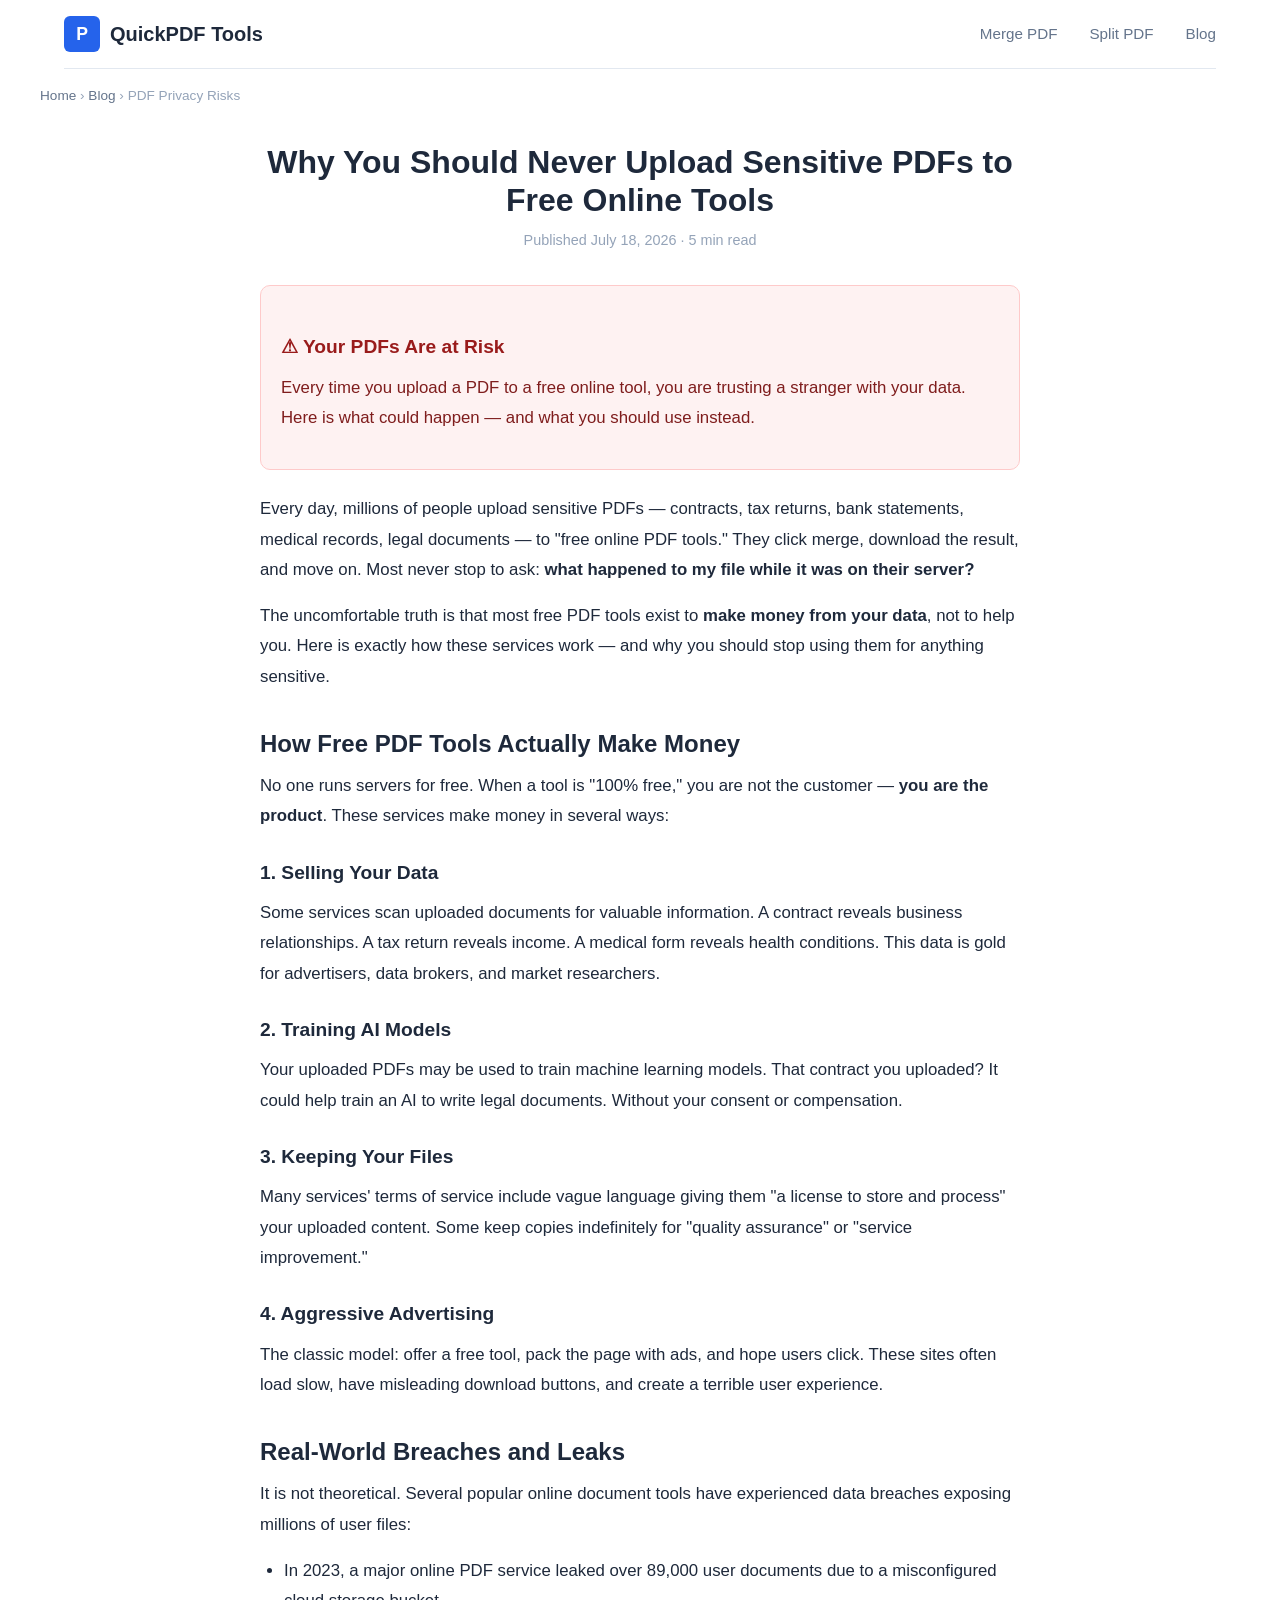
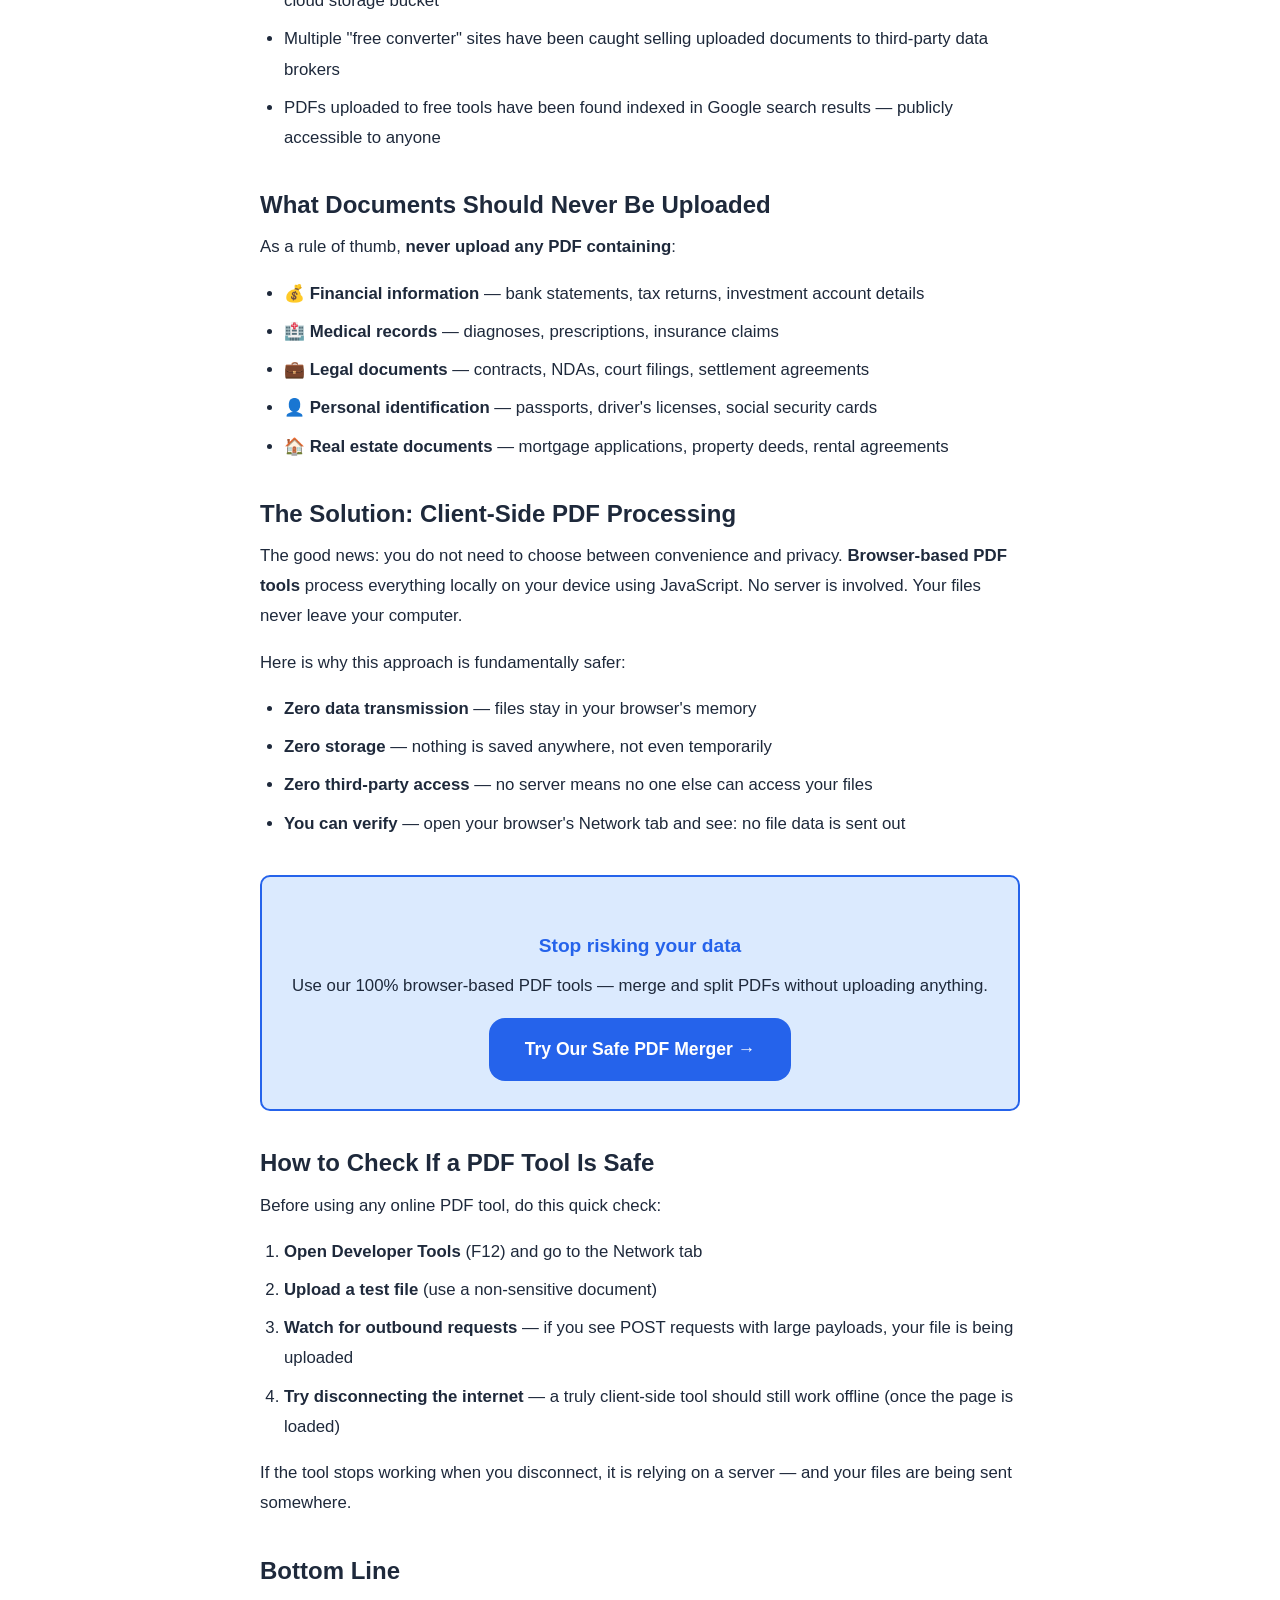
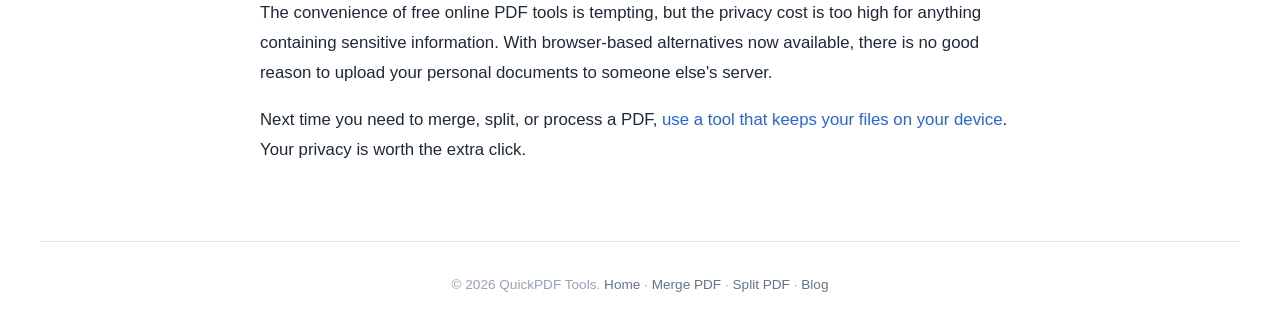
<file: blog/why-upload-pdf-is-unsafe.html>
<!DOCTYPE html>
<html lang="en">
<head>
  <meta charset="UTF-8">
  <meta name="viewport" content="width=device-width, initial-scale=1.0">
  <title>Why You Should Never Upload Sensitive PDFs to Free Online Tools</title>
  <meta name="description" content="Most free PDF tools upload your files to their servers. Learn the privacy risks of uploading sensitive documents like contracts, tax forms, and medical records — and discover a safer alternative.">
  <meta name="keywords" content="pdf security, pdf privacy, free pdf tools risk, safe pdf merger, pdf no upload, online pdf tool privacy">
  <meta name="robots" content="index, follow">
  <link rel="canonical" href="https://pdftools-site-syom.vercel.app/blog/why-upload-pdf-is-unsafe.html">
  <link rel="icon" type="image/svg+xml" href="data:image/svg+xml,%3Csvg xmlns='http://www.w3.org/2000/svg' viewBox='0 0 100 100'%3E%3Crect width='100' height='100' rx='20' fill='%232563EB'/%3E%3Ctext x='50' y='68' font-size='55' text-anchor='middle' fill='white' font-family='Arial' font-weight='bold'%3EP%3C/text%3E%3C/svg%3E">
  <link rel="stylesheet" href="../css/style.css">
  <style>
    .blog-content { max-width: 760px; margin: 0 auto; padding: 20px 0 60px; font-size: 1.05rem; line-height: 1.8; }
    .blog-content h2 { margin: 36px 0 12px; font-size: 1.5rem; }
    .blog-content h3 { margin: 24px 0 8px; font-size: 1.2rem; }
    .blog-content p { margin-bottom: 16px; color: var(--color-text); }
    .blog-content ul, .blog-content ol { margin-bottom: 16px; padding-left: 24px; }
    .blog-content li { margin-bottom: 8px; }
    .cta-box { background: var(--color-primary-light); border: 2px solid var(--color-primary); border-radius: var(--radius-md); padding: 28px; text-align: center; margin: 36px 0; }
    .cta-box h3 { color: var(--color-primary); margin-bottom: 8px; }
    .cta-box p { margin-bottom: 16px; }
    .post-meta { color: var(--color-text-muted); font-size: 0.9rem; margin-bottom: 32px; text-align: center; }
    .danger-box { background: #FEF2F2; border: 1px solid #FECACA; border-radius: var(--radius-md); padding: 20px; margin: 24px 0; }
    .danger-box h3 { color: #991B1B; margin-bottom: 8px; }
    .breadcrumb { padding: 16px 0; font-size: 0.85rem; color: var(--color-text-muted); }
    .breadcrumb a { color: var(--color-text-secondary); }
  </style>
</head>
<body>
  <header class="container">
    <nav class="nav">
      <a href="../index.html" class="nav-logo"><div class="logo-icon">P</div>QuickPDF Tools</a>
      <ul class="nav-links">
        <li><a href="../merge.html">Merge PDF</a></li>
        <li><a href="../split.html">Split PDF</a></li>
        <li><a href="index.html">Blog</a></li>
      </ul>
    </nav>
  </header>

  <div class="breadcrumb container">
    <a href="../index.html">Home</a> &rsaquo; <a href="index.html">Blog</a> &rsaquo; PDF Privacy Risks
  </div>

  <article class="container">
    <div class="blog-content">
      <h1 style="font-size:2rem;text-align:center;margin-bottom:8px;">Why You Should Never Upload Sensitive PDFs to Free Online Tools</h1>
      <div class="post-meta">Published July 18, 2026 &middot; 5 min read</div>

      <div class="danger-box">
        <h3>&#9888; Your PDFs Are at Risk</h3>
        <p style="color:#7F1D1D;">Every time you upload a PDF to a free online tool, you are trusting a stranger with your data. Here is what could happen — and what you should use instead.</p>
      </div>

      <p>Every day, millions of people upload sensitive PDFs — contracts, tax returns, bank statements, medical records, legal documents — to "free online PDF tools." They click merge, download the result, and move on. Most never stop to ask: <strong>what happened to my file while it was on their server?</strong></p>

      <p>The uncomfortable truth is that most free PDF tools exist to <strong>make money from your data</strong>, not to help you. Here is exactly how these services work — and why you should stop using them for anything sensitive.</p>

      <h2>How Free PDF Tools Actually Make Money</h2>

      <p>No one runs servers for free. When a tool is "100% free," you are not the customer — <strong>you are the product</strong>. These services make money in several ways:</p>

      <h3>1. Selling Your Data</h3>
      <p>Some services scan uploaded documents for valuable information. A contract reveals business relationships. A tax return reveals income. A medical form reveals health conditions. This data is gold for advertisers, data brokers, and market researchers.</p>

      <h3>2. Training AI Models</h3>
      <p>Your uploaded PDFs may be used to train machine learning models. That contract you uploaded? It could help train an AI to write legal documents. Without your consent or compensation.</p>

      <h3>3. Keeping Your Files</h3>
      <p>Many services' terms of service include vague language giving them "a license to store and process" your uploaded content. Some keep copies indefinitely for "quality assurance" or "service improvement."</p>

      <h3>4. Aggressive Advertising</h3>
      <p>The classic model: offer a free tool, pack the page with ads, and hope users click. These sites often load slow, have misleading download buttons, and create a terrible user experience.</p>

      <h2>Real-World Breaches and Leaks</h2>

      <p>It is not theoretical. Several popular online document tools have experienced data breaches exposing millions of user files:</p>

      <ul>
        <li>In 2023, a major online PDF service leaked over 89,000 user documents due to a misconfigured cloud storage bucket</li>
        <li>Multiple "free converter" sites have been caught selling uploaded documents to third-party data brokers</li>
        <li>PDFs uploaded to free tools have been found indexed in Google search results — publicly accessible to anyone</li>
      </ul>

      <h2>What Documents Should Never Be Uploaded</h2>

      <p>As a rule of thumb, <strong>never upload any PDF containing</strong>:</p>

      <ul>
        <li>&#128176; <strong>Financial information</strong> — bank statements, tax returns, investment account details</li>
        <li>&#127973; <strong>Medical records</strong> — diagnoses, prescriptions, insurance claims</li>
        <li>&#128188; <strong>Legal documents</strong> — contracts, NDAs, court filings, settlement agreements</li>
        <li>&#128100; <strong>Personal identification</strong> — passports, driver's licenses, social security cards</li>
        <li>&#127968; <strong>Real estate documents</strong> — mortgage applications, property deeds, rental agreements</li>
      </ul>

      <h2>The Solution: Client-Side PDF Processing</h2>

      <p>The good news: you do not need to choose between convenience and privacy. <strong>Browser-based PDF tools</strong> process everything locally on your device using JavaScript. No server is involved. Your files never leave your computer.</p>

      <p>Here is why this approach is fundamentally safer:</p>

      <ul>
        <li><strong>Zero data transmission</strong> — files stay in your browser's memory</li>
        <li><strong>Zero storage</strong> — nothing is saved anywhere, not even temporarily</li>
        <li><strong>Zero third-party access</strong> — no server means no one else can access your files</li>
        <li><strong>You can verify</strong> — open your browser's Network tab and see: no file data is sent out</li>
      </ul>

      <div class="cta-box">
        <h3>Stop risking your data</h3>
        <p>Use our 100% browser-based PDF tools — merge and split PDFs without uploading anything.</p>
        <a href="../merge.html" class="btn btn-primary btn-lg">Try Our Safe PDF Merger &#8594;</a>
      </div>

      <h2>How to Check If a PDF Tool Is Safe</h2>

      <p>Before using any online PDF tool, do this quick check:</p>

      <ol>
        <li><strong>Open Developer Tools</strong> (F12) and go to the Network tab</li>
        <li><strong>Upload a test file</strong> (use a non-sensitive document)</li>
        <li><strong>Watch for outbound requests</strong> — if you see POST requests with large payloads, your file is being uploaded</li>
        <li><strong>Try disconnecting the internet</strong> — a truly client-side tool should still work offline (once the page is loaded)</li>
      </ol>

      <p>If the tool stops working when you disconnect, it is relying on a server — and your files are being sent somewhere.</p>

      <h2>Bottom Line</h2>

      <p>The convenience of free online PDF tools is tempting, but the privacy cost is too high for anything containing sensitive information. With browser-based alternatives now available, there is no good reason to upload your personal documents to someone else's server.</p>

      <p>Next time you need to merge, split, or process a PDF, <a href="../index.html">use a tool that keeps your files on your device</a>. Your privacy is worth the extra click.</p>
    </div>
  </article>

  <footer class="footer container">
    <p>&copy; 2026 QuickPDF Tools. <a href="../index.html">Home</a> &middot; <a href="../merge.html">Merge PDF</a> &middot; <a href="../split.html">Split PDF</a> &middot; <a href="index.html">Blog</a></p>
  </footer>
</body>
</html>
</file>
<file: css/style.css>
/* === CSS Variables === */
:root {
  --color-primary: #2563EB;
  --color-primary-dark: #1D4ED8;
  --color-primary-light: #DBEAFE;
  --color-bg: #FFFFFF;
  --color-bg-secondary: #F8FAFC;
  --color-text: #1E293B;
  --color-text-secondary: #64748B;
  --color-text-muted: #94A3B8;
  --color-border: #E2E8F0;
  --color-border-focus: #93C5FD;
  --color-success: #10B981;
  --color-error: #EF4444;
  --color-warning: #F59E0B;
  --shadow-sm: 0 1px 2px rgba(0,0,0,0.05);
  --shadow-md: 0 4px 6px -1px rgba(0,0,0,0.1), 0 2px 4px -2px rgba(0,0,0,0.1);
  --shadow-lg: 0 10px 15px -3px rgba(0,0,0,0.1), 0 4px 6px -4px rgba(0,0,0,0.1);
  --radius-sm: 6px;
  --radius-md: 10px;
  --radius-lg: 16px;
  --radius-full: 9999px;
  --max-width: 1200px;
}

/* === Reset & Base === */
*, *::before, *::after {
  margin: 0;
  padding: 0;
  box-sizing: border-box;
}

html {
  font-size: 16px;
  scroll-behavior: smooth;
  -webkit-font-smoothing: antialiased;
}

body {
  font-family: -apple-system, BlinkMacSystemFont, 'Segoe UI', Roboto, 'Helvetica Neue', Arial, sans-serif;
  color: var(--color-text);
  background: var(--color-bg);
  line-height: 1.6;
  min-height: 100vh;
  display: flex;
  flex-direction: column;
}

/* === Typography === */
h1 { font-size: 2.5rem; font-weight: 700; line-height: 1.2; }
h2 { font-size: 1.875rem; font-weight: 600; line-height: 1.3; }
h3 { font-size: 1.25rem; font-weight: 600; }
p { color: var(--color-text-secondary); }
a { color: var(--color-primary); text-decoration: none; }
a:hover { text-decoration: underline; }

/* === Layout === */
.container {
  max-width: var(--max-width);
  margin: 0 auto;
  padding: 0 24px;
  width: 100%;
}

/* === Header / Nav === */
.nav {
  display: flex;
  align-items: center;
  justify-content: space-between;
  padding: 16px 0;
  border-bottom: 1px solid var(--color-border);
}

.nav-logo {
  display: flex;
  align-items: center;
  gap: 10px;
  font-size: 1.25rem;
  font-weight: 700;
  color: var(--color-text);
  text-decoration: none;
}

.nav-logo:hover { text-decoration: none; }

.nav-logo .logo-icon {
  width: 36px;
  height: 36px;
  background: var(--color-primary);
  color: white;
  border-radius: var(--radius-sm);
  display: flex;
  align-items: center;
  justify-content: center;
  font-size: 1.1rem;
  font-weight: 800;
}

.nav-links {
  display: flex;
  gap: 32px;
  list-style: none;
}

.nav-links a {
  color: var(--color-text-secondary);
  font-weight: 500;
  font-size: 0.95rem;
  transition: color 0.2s;
}

.nav-links a:hover {
  color: var(--color-primary);
  text-decoration: none;
}

/* === Hero Section === */
.hero {
  text-align: center;
  padding: 80px 0 60px;
}

.hero-badge {
  display: inline-flex;
  align-items: center;
  gap: 6px;
  background: var(--color-primary-light);
  color: var(--color-primary);
  padding: 6px 16px;
  border-radius: var(--radius-full);
  font-size: 0.85rem;
  font-weight: 600;
  margin-bottom: 24px;
}

.hero h1 {
  max-width: 700px;
  margin: 0 auto 16px;
  font-size: 2.75rem;
}

.hero h1 span {
  color: var(--color-primary);
}

.hero p {
  font-size: 1.15rem;
  max-width: 550px;
  margin: 0 auto 40px;
  color: var(--color-text-secondary);
}

/* === Buttons === */
.btn {
  display: inline-flex;
  align-items: center;
  justify-content: center;
  gap: 8px;
  padding: 12px 28px;
  font-size: 1rem;
  font-weight: 600;
  border-radius: var(--radius-md);
  border: none;
  cursor: pointer;
  transition: all 0.2s;
  text-decoration: none;
  font-family: inherit;
}

.btn:hover { text-decoration: none; }

.btn-primary {
  background: var(--color-primary);
  color: white;
}

.btn-primary:hover {
  background: var(--color-primary-dark);
  transform: translateY(-1px);
  box-shadow: var(--shadow-md);
}

.btn-secondary {
  background: var(--color-bg);
  color: var(--color-text);
  border: 2px solid var(--color-border);
}

.btn-secondary:hover {
  border-color: var(--color-primary);
  color: var(--color-primary);
}

.btn-lg {
  padding: 16px 36px;
  font-size: 1.1rem;
  border-radius: var(--radius-lg);
}

.btn-sm {
  padding: 8px 16px;
  font-size: 0.875rem;
}

.btn-full {
  width: 100%;
}

/* === Tool Cards === */
.tools-grid {
  display: grid;
  grid-template-columns: repeat(auto-fit, minmax(340px, 1fr));
  gap: 24px;
  padding: 60px 0;
}

.tool-card {
  background: var(--color-bg);
  border: 1px solid var(--color-border);
  border-radius: var(--radius-lg);
  padding: 32px;
  transition: all 0.3s;
  display: flex;
  flex-direction: column;
  gap: 16px;
}

.tool-card:hover {
  border-color: var(--color-border-focus);
  box-shadow: var(--shadow-lg);
  transform: translateY(-2px);
}

.tool-card-icon {
  width: 56px;
  height: 56px;
  border-radius: var(--radius-md);
  display: flex;
  align-items: center;
  justify-content: center;
  font-size: 1.5rem;
}

.tool-card-icon.blue { background: var(--color-primary-light); color: var(--color-primary); }
.tool-card-icon.green { background: #D1FAE5; color: #059669; }
.tool-card-icon.purple { background: #EDE9FE; color: #7C3AED; }
.tool-card-icon.orange { background: #FEF3C7; color: #D97706; }

.tool-card h3 {
  font-size: 1.25rem;
}

.tool-card p {
  font-size: 0.95rem;
  color: var(--color-text-secondary);
  flex: 1;
}

/* === Features Section === */
.features {
  padding: 60px 0;
  background: var(--color-bg-secondary);
  border-radius: var(--radius-lg);
  margin: 40px 0;
}

.features-grid {
  display: grid;
  grid-template-columns: repeat(auto-fit, minmax(250px, 1fr));
  gap: 40px;
  padding: 0 40px;
}

.feature-item {
  text-align: center;
}

.feature-item .feature-icon {
  font-size: 2rem;
  margin-bottom: 16px;
  display: block;
}

.feature-item h3 {
  font-size: 1.05rem;
  margin-bottom: 8px;
}

.feature-item p {
  font-size: 0.9rem;
}

/* === Section Title === */
.section-title {
  text-align: center;
  margin-bottom: 16px;
}

.section-subtitle {
  text-align: center;
  color: var(--color-text-secondary);
  margin-bottom: 40px;
  font-size: 1.05rem;
}

/* === Tool Page Layout === */
.tool-page {
  flex: 1;
  display: flex;
  flex-direction: column;
}

.tool-header {
  text-align: center;
  padding: 48px 0 24px;
}

.tool-header h1 {
  font-size: 2rem;
  margin-bottom: 8px;
}

.tool-header p {
  font-size: 1.05rem;
}

/* === Upload Area === */
.upload-area {
  border: 2px dashed var(--color-border);
  border-radius: var(--radius-lg);
  padding: 48px 24px;
  text-align: center;
  cursor: pointer;
  transition: all 0.3s;
  background: var(--color-bg-secondary);
}

.upload-area:hover,
.upload-area.drag-over {
  border-color: var(--color-primary);
  background: var(--color-primary-light);
}

.upload-area .upload-icon {
  font-size: 3rem;
  margin-bottom: 16px;
  display: block;
}

.upload-area h3 {
  margin-bottom: 8px;
}

.upload-area p {
  font-size: 0.9rem;
  color: var(--color-text-muted);
}

/* === File List === */
.file-list {
  margin-top: 24px;
  display: flex;
  flex-direction: column;
  gap: 8px;
}

.file-item {
  display: flex;
  align-items: center;
  gap: 12px;
  padding: 12px 16px;
  background: var(--color-bg-secondary);
  border: 1px solid var(--color-border);
  border-radius: var(--radius-md);
  transition: all 0.2s;
}

.file-item.dragging {
  opacity: 0.5;
  transform: scale(0.98);
}

.file-item .drag-handle {
  cursor: grab;
  color: var(--color-text-muted);
  font-size: 1.2rem;
  user-select: none;
}

.file-item .file-icon {
  font-size: 1.3rem;
}

.file-item .file-info {
  flex: 1;
  min-width: 0;
}

.file-item .file-name {
  font-weight: 500;
  font-size: 0.9rem;
  white-space: nowrap;
  overflow: hidden;
  text-overflow: ellipsis;
}

.file-item .file-size {
  font-size: 0.8rem;
  color: var(--color-text-muted);
}

.file-item .file-remove {
  background: none;
  border: none;
  color: var(--color-text-muted);
  cursor: pointer;
  font-size: 1.2rem;
  padding: 4px;
  border-radius: var(--radius-sm);
  transition: all 0.2s;
  line-height: 1;
}

.file-item .file-remove:hover {
  color: var(--color-error);
  background: #FEF2F2;
}

/* === Thumbnail Grid (for Split tool) === */
.thumbnail-grid {
  display: grid;
  grid-template-columns: repeat(auto-fill, minmax(140px, 1fr));
  gap: 12px;
  margin-top: 24px;
}

.thumbnail-item {
  position: relative;
  border: 2px solid var(--color-border);
  border-radius: var(--radius-md);
  overflow: hidden;
  cursor: pointer;
  transition: all 0.2s;
  background: var(--color-bg-secondary);
}

.thumbnail-item:hover {
  border-color: var(--color-border-focus);
}

.thumbnail-item.selected {
  border-color: var(--color-primary);
  box-shadow: 0 0 0 3px var(--color-primary-light);
}

.thumbnail-item img {
  width: 100%;
  display: block;
}

.thumbnail-item .page-number {
  text-align: center;
  padding: 6px;
  font-size: 0.8rem;
  color: var(--color-text-secondary);
  font-weight: 500;
  background: white;
  border-top: 1px solid var(--color-border);
}

.thumbnail-item.selected .page-number {
  background: var(--color-primary-light);
  color: var(--color-primary);
  font-weight: 600;
}

.thumbnail-item .check-mark {
  position: absolute;
  top: 6px;
  right: 6px;
  width: 22px;
  height: 22px;
  border-radius: 50%;
  background: var(--color-primary);
  color: white;
  display: none;
  align-items: center;
  justify-content: center;
  font-size: 0.7rem;
}

.thumbnail-item.selected .check-mark {
  display: flex;
}

/* === Page Range Input === */
.range-controls {
  display: flex;
  align-items: center;
  gap: 12px;
  flex-wrap: wrap;
  margin-top: 20px;
  padding: 16px;
  background: var(--color-bg-secondary);
  border-radius: var(--radius-md);
  border: 1px solid var(--color-border);
}

.range-controls label {
  font-weight: 600;
  font-size: 0.9rem;
  color: var(--color-text-secondary);
}

.range-controls input {
  width: 80px;
  padding: 8px 12px;
  border: 1px solid var(--color-border);
  border-radius: var(--radius-sm);
  font-size: 0.9rem;
  font-family: inherit;
  text-align: center;
}

.range-controls input:focus {
  outline: none;
  border-color: var(--color-primary);
  box-shadow: 0 0 0 3px var(--color-primary-light);
}

.range-separator {
  color: var(--color-text-muted);
  font-weight: 500;
}

/* === Action Bar === */
.action-bar {
  display: flex;
  gap: 12px;
  margin-top: 32px;
  flex-wrap: wrap;
  justify-content: center;
}

/* === Processing State === */
.processing-overlay {
  position: fixed;
  inset: 0;
  background: rgba(255,255,255,0.9);
  display: flex;
  flex-direction: column;
  align-items: center;
  justify-content: center;
  z-index: 1000;
  gap: 16px;
}

.spinner {
  width: 48px;
  height: 48px;
  border: 4px solid var(--color-border);
  border-top-color: var(--color-primary);
  border-radius: 50%;
  animation: spin 0.8s linear infinite;
}

@keyframes spin {
  to { transform: rotate(360deg); }
}

.processing-overlay p {
  font-weight: 500;
  color: var(--color-text-secondary);
}

.hidden {
  display: none !important;
}

/* === Empty State === */
.empty-state {
  text-align: center;
  padding: 40px 20px;
  color: var(--color-text-muted);
}

.empty-state .empty-icon {
  font-size: 3rem;
  display: block;
  margin-bottom: 12px;
}

/* === Footer === */
.footer {
  margin-top: auto;
  padding: 32px 0;
  border-top: 1px solid var(--color-border);
  text-align: center;
}

.footer p {
  font-size: 0.85rem;
  color: var(--color-text-muted);
}

.footer a {
  color: var(--color-text-secondary);
}

/* === Toast / Alert === */
.toast {
  position: fixed;
  bottom: 24px;
  left: 50%;
  transform: translateX(-50%);
  padding: 12px 24px;
  border-radius: var(--radius-full);
  font-weight: 600;
  font-size: 0.9rem;
  z-index: 2000;
  animation: slideUp 0.3s ease-out;
}

.toast.success {
  background: #D1FAE5;
  color: #065F46;
}

.toast.error {
  background: #FEF2F2;
  color: #991B1B;
}

@keyframes slideUp {
  from {
    opacity: 0;
    transform: translateX(-50%) translateY(20px);
  }
  to {
    opacity: 1;
    transform: translateX(-50%) translateY(0);
  }
}

/* === Responsive === */
@media (max-width: 768px) {
  .hero {
    padding: 48px 0 32px;
  }

  .hero h1 {
    font-size: 1.75rem;
  }

  .hero p {
    font-size: 1rem;
  }

  h2 {
    font-size: 1.5rem;
  }

  .tools-grid {
    grid-template-columns: 1fr;
    padding: 32px 0;
  }

  .features-grid {
    grid-template-columns: 1fr;
    gap: 24px;
    padding: 0 24px;
  }

  .upload-area {
    padding: 32px 16px;
  }

  .tool-header h1 {
    font-size: 1.5rem;
  }

  .range-controls {
    flex-direction: column;
    align-items: flex-start;
  }

  .action-bar {
    flex-direction: column;
  }

  .action-bar .btn {
    width: 100%;
  }

  .thumbnail-grid {
    grid-template-columns: repeat(auto-fill, minmax(100px, 1fr));
    gap: 8px;
  }

  .nav-links {
    display: none;
  }
}

/* === Utility === */
.text-center { text-align: center; }
.mt-8 { margin-top: 8px; }
.mt-16 { margin-top: 16px; }
.mt-24 { margin-top: 24px; }
.mt-40 { margin-top: 40px; }
.mb-16 { margin-bottom: 16px; }
.gap-8 { gap: 8px; }
.flex-center { display: flex; align-items: center; justify-content: center; }

/* === Breadcrumb === */
.breadcrumb {
  padding: 16px 0;
  font-size: 0.85rem;
  color: var(--color-text-muted);
}

.breadcrumb a {
  color: var(--color-text-secondary);
}

/* === File input hidden === */
.file-input-hidden {
  display: none;
}

/* === Ad placeholder === */
.ad-placeholder {
  background: var(--color-bg-secondary);
  border: 1px dashed var(--color-border);
  border-radius: var(--radius-md);
  padding: 16px;
  text-align: center;
  color: var(--color-text-muted);
  font-size: 0.8rem;
  margin: 24px 0;
  max-width: 728px;
  margin-left: auto;
  margin-right: auto;
  min-height: 90px;
  display: flex;
  align-items: center;
  justify-content: center;
}
</file>
